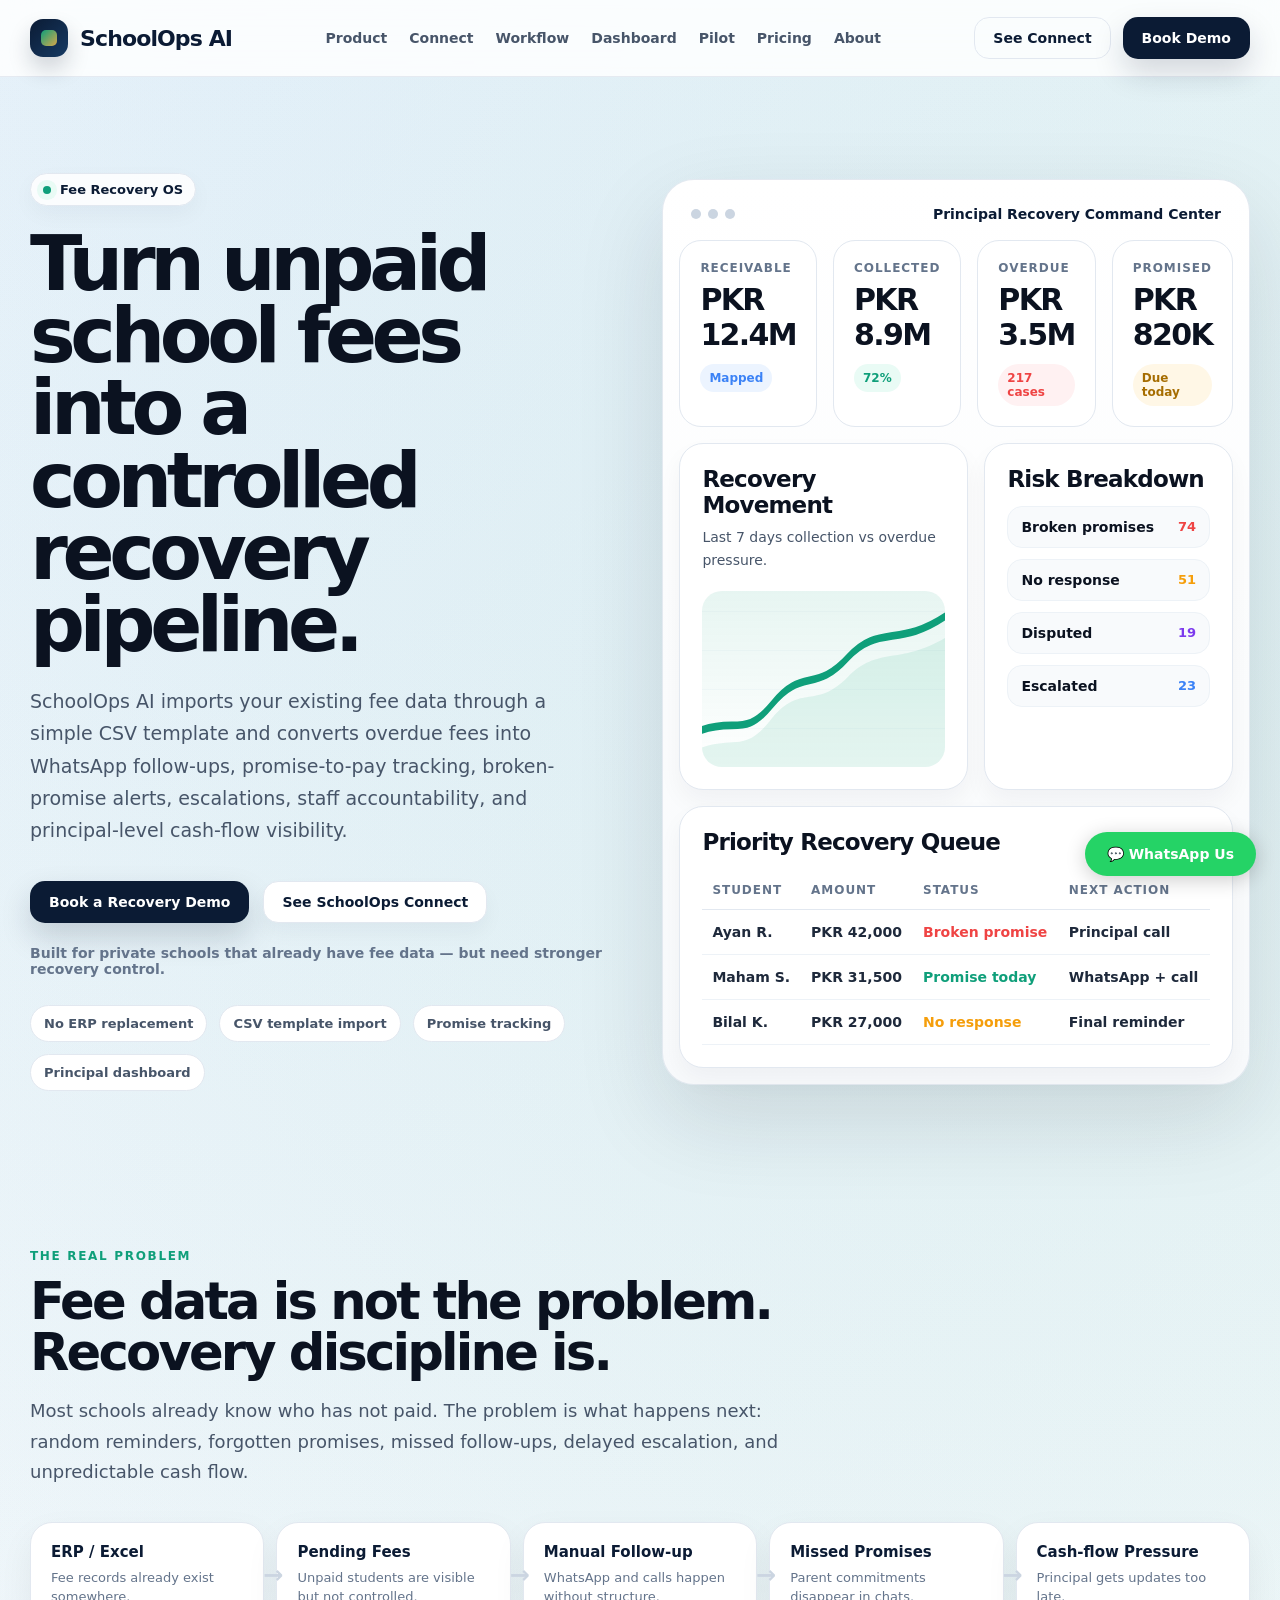
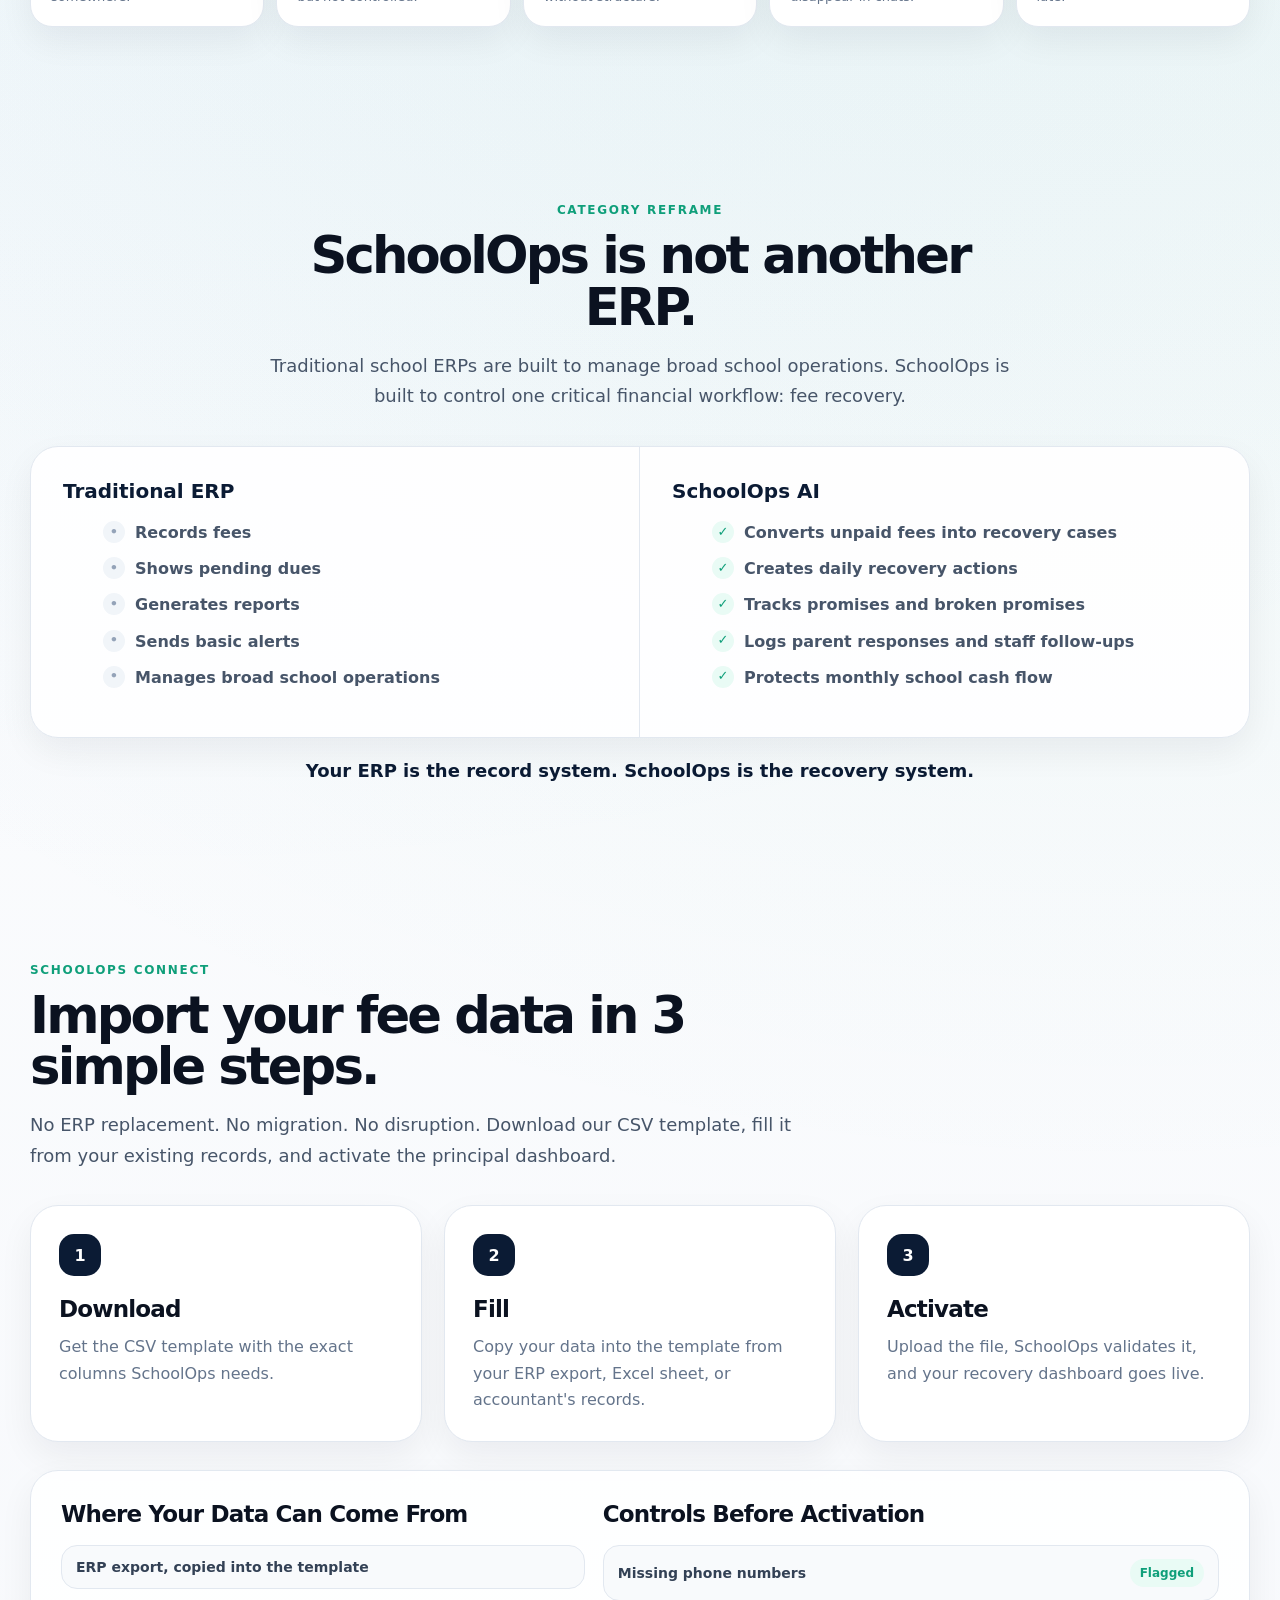
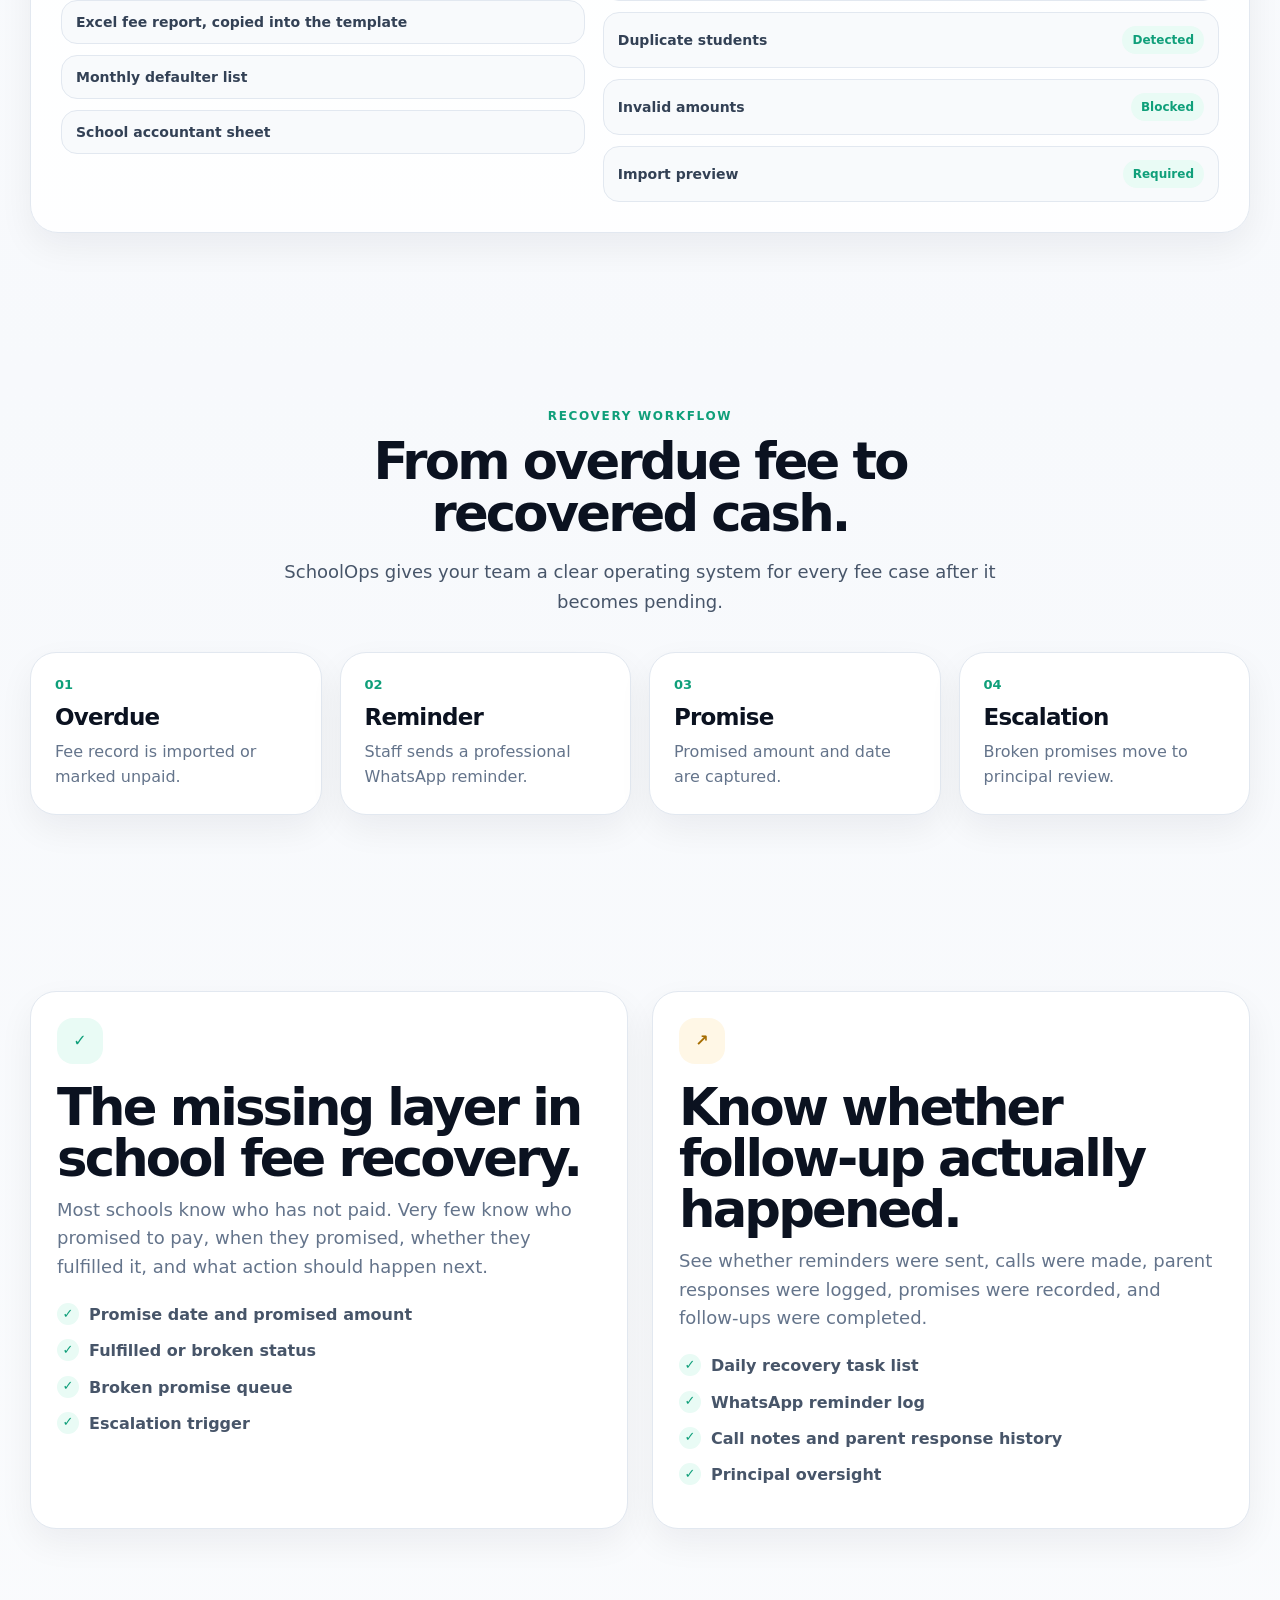
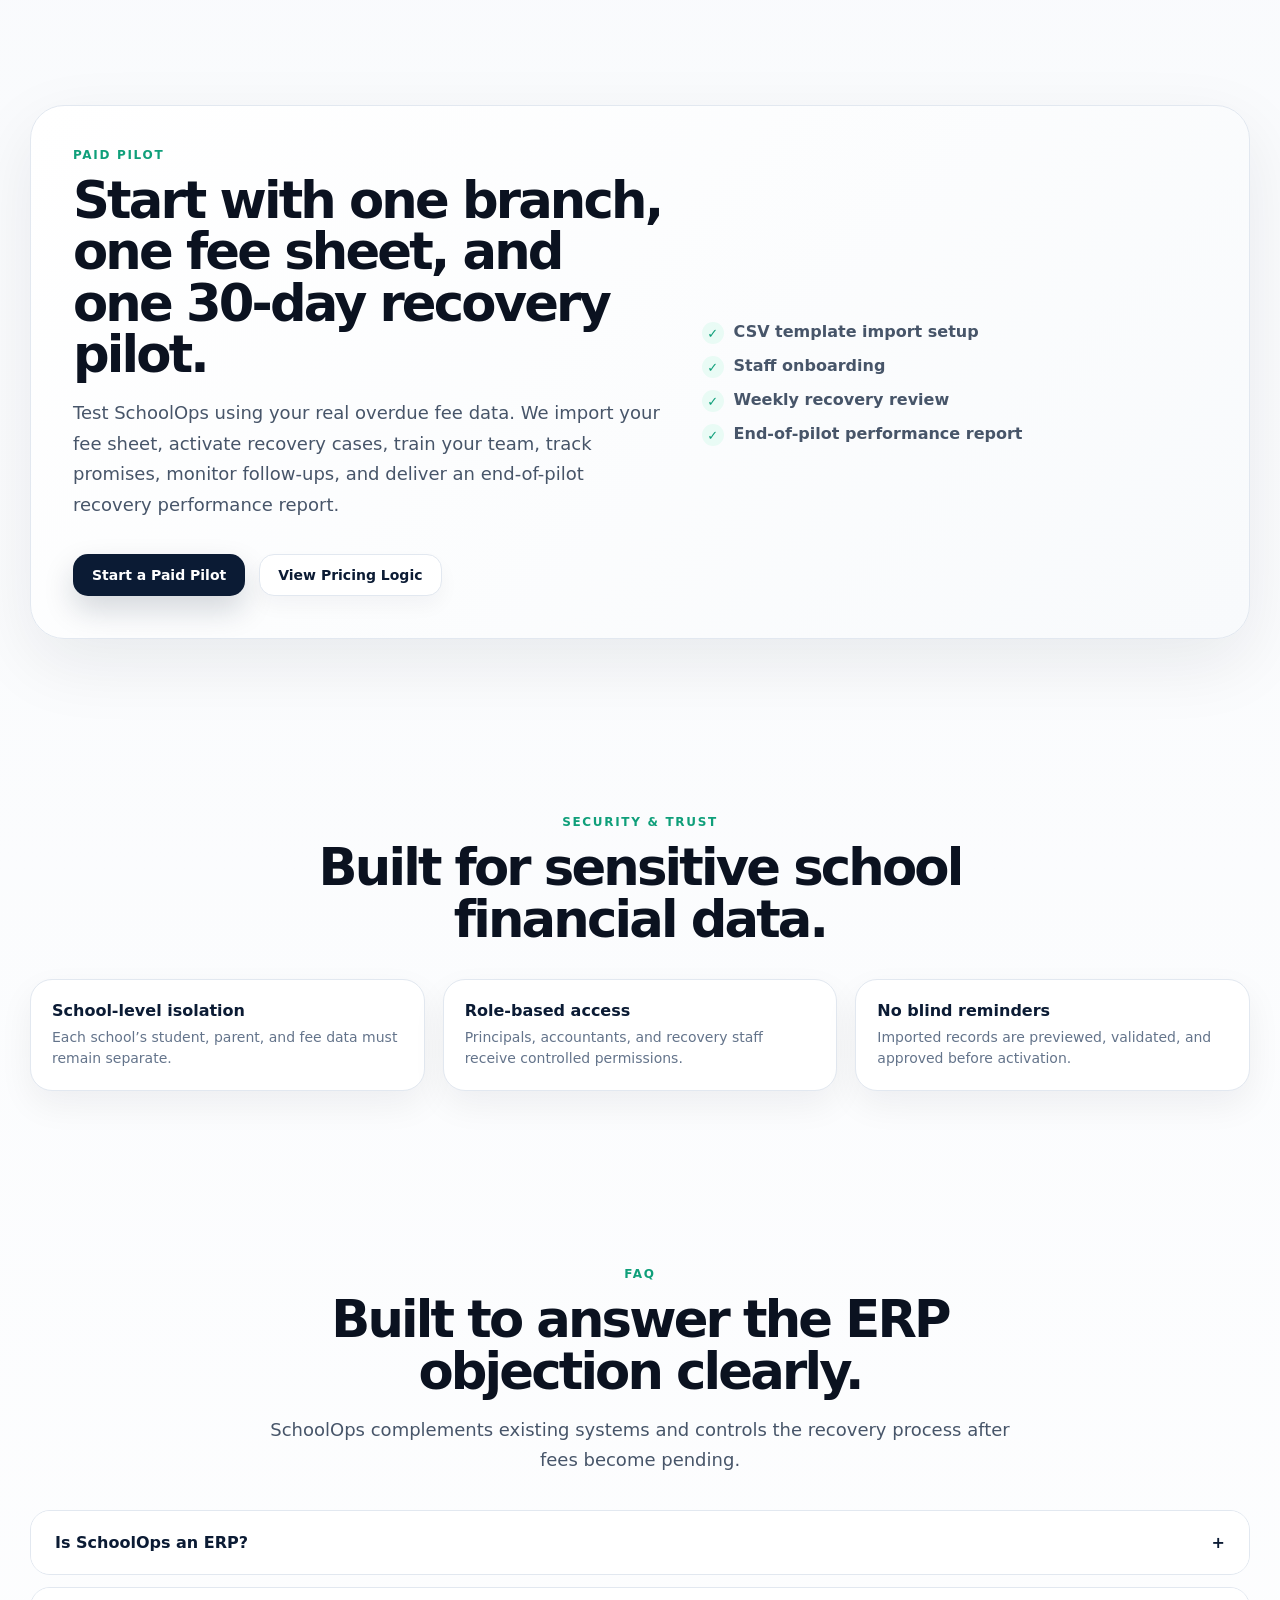
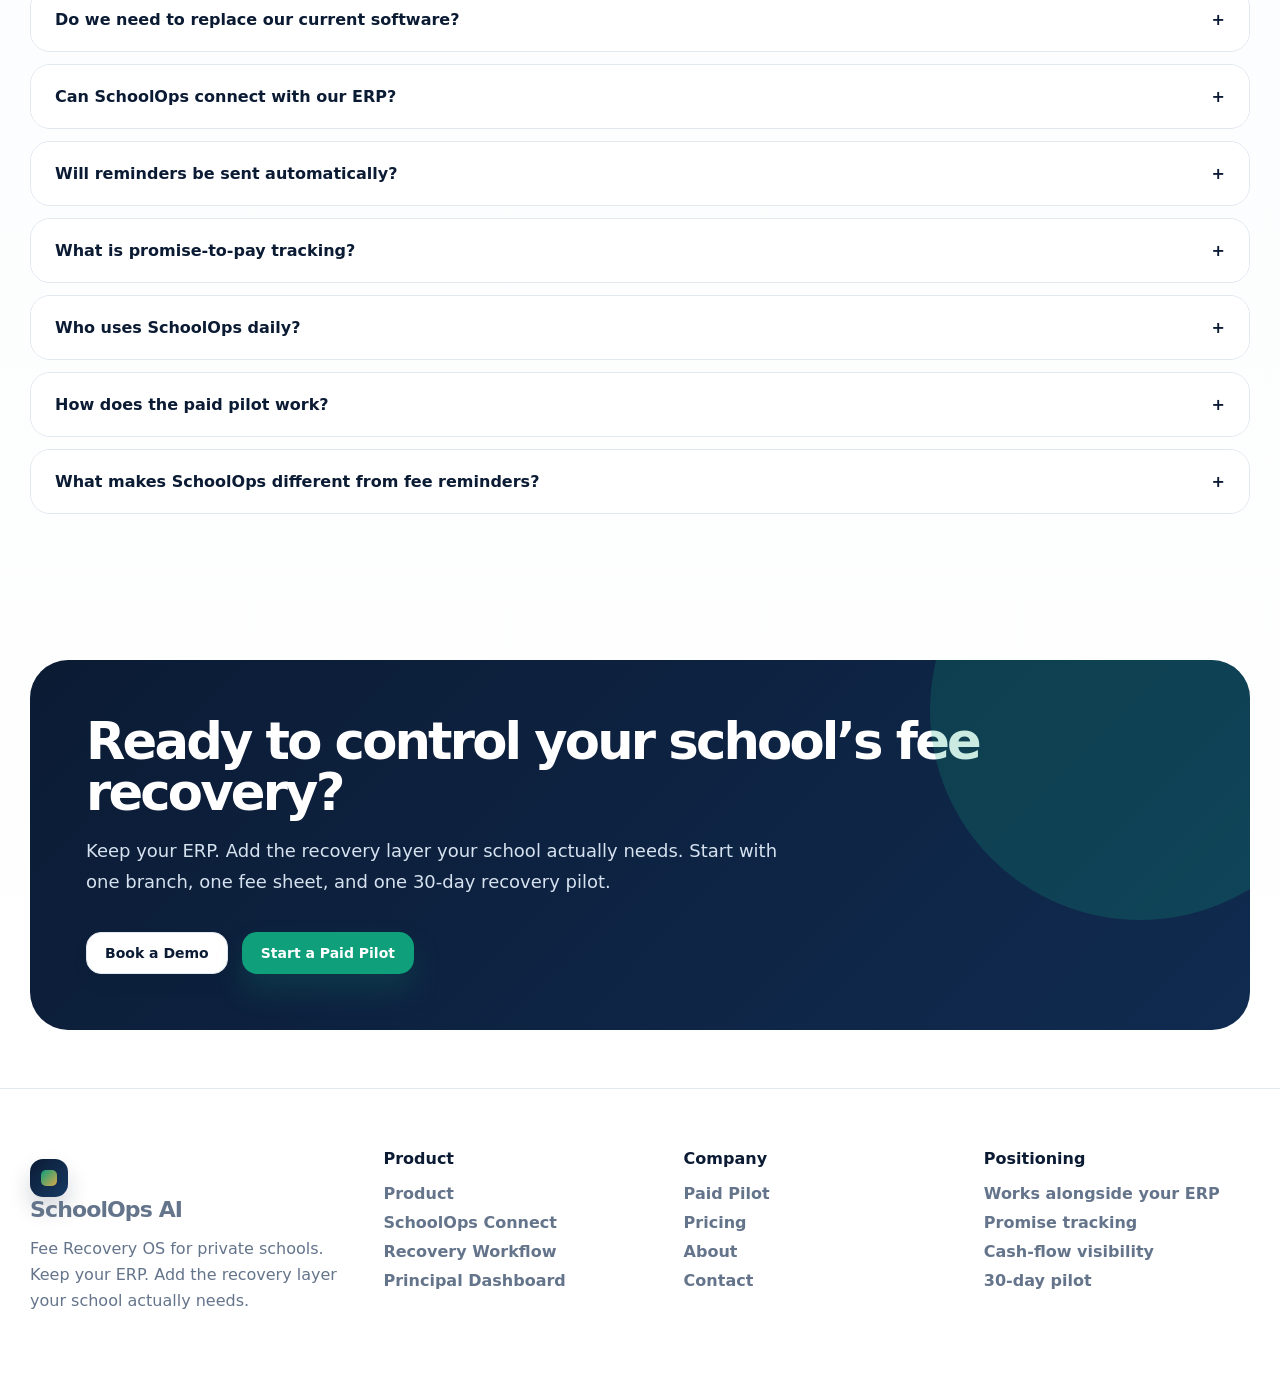
<file: index.html>
<!doctype html>
<html lang="en">
<head>
  <meta charset="utf-8"><meta name="viewport" content="width=device-width, initial-scale=1">
  <title>SchoolOps AI — Fee Recovery OS for Private Schools</title>
  <meta name="description" content="SchoolOps AI is a Fee Recovery OS that turns existing school fee data into recovery action, promise tracking, escalations, and principal cash-flow visibility.">
  <link rel="stylesheet" href="assets/styles.css">
</head>
<body>

<nav class="site-nav">
  <div class="container nav-inner">
    <a class="logo" href="index.html"><span class="logo-mark"><span></span></span>SchoolOps AI</a>
    <button class="mobile-toggle" aria-label="Open navigation"><span></span><span></span><span></span></button>
    <div class="nav-links">
      <a href="product.html">Product</a><a href="connect.html">Connect</a><a href="workflow.html">Workflow</a><a href="dashboard.html">Dashboard</a><a href="pilot.html">Pilot</a><a href="pricing.html">Pricing</a><a href="about.html">About</a>
    </div>
    <div class="nav-actions">
      <a class="btn ghost" href="connect.html">See Connect</a>
      <a class="btn primary" href="contact.html">Book Demo</a>
    </div>
  </div>
</nav>

<main>
  <section class="hero">
    <div class="container hero-grid">
      <div>
        <div class="eyebrow"><span class="eyebrow-dot"></span> Fee Recovery OS</div>
        <h1>Turn unpaid school fees into a controlled recovery pipeline.</h1>
        <p class="lead">SchoolOps AI imports your existing fee data through a simple CSV template and converts overdue fees into WhatsApp follow-ups, promise-to-pay tracking, broken-promise alerts, escalations, staff accountability, and principal-level cash-flow visibility.</p>
        <div class="hero-actions">
          <a class="btn primary" href="contact.html">Book a Recovery Demo</a>
          <a class="btn secondary" href="connect.html">See SchoolOps Connect</a>
        </div>
        <div class="trust-line">Built for private schools that already have fee data — but need stronger recovery control.</div>
        <div class="mini-proof">
          <span class="proof-pill">No ERP replacement</span>
          <span class="proof-pill">CSV template import</span>
          <span class="proof-pill">Promise tracking</span>
          <span class="proof-pill">Principal dashboard</span>
        </div>
      </div>
      
<div class="dashboard-shell">
  <div class="dashboard-top">
    <div class="window-dots"><span></span><span></span><span></span></div>
    <div class="dash-title">Principal Recovery Command Center</div>
  </div>
  <div class="hero-dashboard">
    <div class="metric-grid">
      <div class="metric-card"><div class="metric-label">Receivable</div><div class="metric-value">PKR 12.4M</div><span class="metric-tag tag-blue">Mapped</span></div>
      <div class="metric-card"><div class="metric-label">Collected</div><div class="metric-value">PKR 8.9M</div><span class="metric-tag tag-green">72%</span></div>
      <div class="metric-card"><div class="metric-label">Overdue</div><div class="metric-value">PKR 3.5M</div><span class="metric-tag tag-red">217 cases</span></div>
      <div class="metric-card"><div class="metric-label">Promised</div><div class="metric-value">PKR 820K</div><span class="metric-tag tag-gold">Due today</span></div>
    </div>
    <div class="big-panel">
      <div class="dashboard-card">
        <h3>Recovery Movement</h3>
        <p class="section-copy" style="font-size:14px;margin-top:8px">Last 7 days collection vs overdue pressure.</p>
        <div class="chart-line">
          <svg viewBox="0 0 520 180" preserveAspectRatio="none">
            <path d="M0,142 C72,130 92,150 150,116 C214,78 242,105 312,68 C378,34 420,58 520,26" fill="none" stroke="#0F9F7A" stroke-width="8" stroke-linecap="round"/>
            <path d="M0,160 C72,148 92,166 150,130 C214,94 242,122 312,88 C378,56 420,76 520,48 L520,180 L0,180 Z" fill="rgba(15,159,122,.11)"/>
          </svg>
        </div>
      </div>
      <div class="dashboard-card">
        <h3>Risk Breakdown</h3>
        <div class="risk-list">
          <div class="risk-row"><strong>Broken promises</strong><span style="color:#EF4444">74</span></div>
          <div class="risk-row"><strong>No response</strong><span style="color:#F59E0B">51</span></div>
          <div class="risk-row"><strong>Disputed</strong><span style="color:#7C3AED">19</span></div>
          <div class="risk-row"><strong>Escalated</strong><span style="color:#3B82F6">23</span></div>
        </div>
      </div>
    </div>
    <div class="dashboard-card">
      <h3>Priority Recovery Queue</h3>
      <table class="table">
        <thead><tr><th>Student</th><th>Amount</th><th>Status</th><th>Next Action</th></tr></thead>
        <tbody>
          <tr><td>Ayan R.</td><td>PKR 42,000</td><td style="color:#EF4444">Broken promise</td><td>Principal call</td></tr>
          <tr><td>Maham S.</td><td>PKR 31,500</td><td style="color:#0F9F7A">Promise today</td><td>WhatsApp + call</td></tr>
          <tr><td>Bilal K.</td><td>PKR 27,000</td><td style="color:#F59E0B">No response</td><td>Final reminder</td></tr>
        </tbody>
      </table>
    </div>
  </div>
</div>

    </div>
  </section>

  <section class="section">
    <div class="container">
      <div class="section-head">
        <div class="section-kicker">The real problem</div>
        <h2>Fee data is not the problem. Recovery discipline is.</h2>
        <p class="section-copy">Most schools already know who has not paid. The problem is what happens next: random reminders, forgotten promises, missed follow-ups, delayed escalation, and unpredictable cash flow.</p>
      </div>
      <div class="flow-strip">
        <div class="flow-box"><strong>ERP / Excel</strong><p>Fee records already exist somewhere.</p></div>
        <div class="flow-box"><strong>Pending Fees</strong><p>Unpaid students are visible but not controlled.</p></div>
        <div class="flow-box"><strong>Manual Follow-up</strong><p>WhatsApp and calls happen without structure.</p></div>
        <div class="flow-box"><strong>Missed Promises</strong><p>Parent commitments disappear in chats.</p></div>
        <div class="flow-box"><strong>Cash-flow Pressure</strong><p>Principal gets updates too late.</p></div>
      </div>
    </div>
  </section>

  <section class="section">
    <div class="container">
      <div class="section-head center">
        <div class="section-kicker">Category reframe</div>
        <h2>SchoolOps is not another ERP.</h2>
        <p class="section-copy">Traditional school ERPs are built to manage broad school operations. SchoolOps is built to control one critical financial workflow: fee recovery.</p>
      </div>
      <div class="card compare">
        <div class="compare-grid">
          <div class="compare-col">
            <div class="compare-title">Traditional ERP</div>
            <ul class="check-list">
              <li><span class="check xcheck">•</span>Records fees</li>
              <li><span class="check xcheck">•</span>Shows pending dues</li>
              <li><span class="check xcheck">•</span>Generates reports</li>
              <li><span class="check xcheck">•</span>Sends basic alerts</li>
              <li><span class="check xcheck">•</span>Manages broad school operations</li>
            </ul>
          </div>
          <div class="compare-col">
            <div class="compare-title">SchoolOps AI</div>
            <ul class="check-list">
              <li><span class="check">✓</span>Converts unpaid fees into recovery cases</li>
              <li><span class="check">✓</span>Creates daily recovery actions</li>
              <li><span class="check">✓</span>Tracks promises and broken promises</li>
              <li><span class="check">✓</span>Logs parent responses and staff follow-ups</li>
              <li><span class="check">✓</span>Protects monthly school cash flow</li>
            </ul>
          </div>
        </div>
      </div>
      <p class="section-copy" style="text-align:center;font-weight:900;color:var(--navy)">Your ERP is the record system. SchoolOps is the recovery system.</p>
    </div>
  </section>

  <section class="section" id="connect">
    <div class="container">
      <div class="section-head">
        <div class="section-kicker">SchoolOps Connect</div>
        <h2>Import your fee data in 3 simple steps.</h2>
        <p class="section-copy">No ERP replacement. No migration. No disruption. Download our CSV template, fill it from your existing records, and activate the principal dashboard.</p>
      </div>
      <div class="steps">
        <div class="step-card"><div class="step-num">1</div><h3>Download</h3><p>Get the CSV template with the exact columns SchoolOps needs.</p></div>
        <div class="step-card"><div class="step-num">2</div><h3>Fill</h3><p>Copy your data into the template from your ERP export, Excel sheet, or accountant's records.</p></div>
        <div class="step-card"><div class="step-num">3</div><h3>Activate</h3><p>Upload the file, SchoolOps validates it, and your recovery dashboard goes live.</p></div>
      </div>
      <div class="card pad mock-connect">
        <div class="mapping-ui">
          <div>
            <h3>Where Your Data Can Come From</h3>
            <div class="file-list" style="margin-top:18px">
              <div class="file-item">ERP export, copied into the template</div>
              <div class="file-item">Excel fee report, copied into the template</div>
              <div class="file-item">Monthly defaulter list</div>
              <div class="file-item">School accountant sheet</div>
            </div>
          </div>
          <div>
            <h3>Controls Before Activation</h3>
            <div class="map-list" style="margin-top:18px">
              <div class="map-item"><span>Missing phone numbers</span><span>Flagged</span></div>
              <div class="map-item"><span>Duplicate students</span><span>Detected</span></div>
              <div class="map-item"><span>Invalid amounts</span><span>Blocked</span></div>
              <div class="map-item"><span>Import preview</span><span>Required</span></div>
            </div>
          </div>
        </div>
      </div>
    </div>
  </section>

  <section class="section">
    <div class="container">
      <div class="section-head center">
        <div class="section-kicker">Recovery workflow</div>
        <h2>From overdue fee to recovered cash.</h2>
        <p class="section-copy">SchoolOps gives your team a clear operating system for every fee case after it becomes pending.</p>
      </div>
      <div class="timeline">
        <div class="timeline-card"><div class="mini">01</div><h3>Overdue</h3><p>Fee record is imported or marked unpaid.</p></div>
        <div class="timeline-card"><div class="mini">02</div><h3>Reminder</h3><p>Staff sends a professional WhatsApp reminder.</p></div>
        <div class="timeline-card"><div class="mini">03</div><h3>Promise</h3><p>Promised amount and date are captured.</p></div>
        <div class="timeline-card"><div class="mini">04</div><h3>Escalation</h3><p>Broken promises move to principal review.</p></div>
      </div>
    </div>
  </section>

  <section class="section">
    <div class="container grid-2">
      <div class="feature-card">
        <div class="icon green">✓</div>
        <h2>The missing layer in school fee recovery.</h2>
        <p class="section-copy">Most schools know who has not paid. Very few know who promised to pay, when they promised, whether they fulfilled it, and what action should happen next.</p>
        <ul class="check-list" style="margin-top:22px;padding:0">
          <li><span class="check">✓</span>Promise date and promised amount</li>
          <li><span class="check">✓</span>Fulfilled or broken status</li>
          <li><span class="check">✓</span>Broken promise queue</li>
          <li><span class="check">✓</span>Escalation trigger</li>
        </ul>
      </div>
      <div class="feature-card">
        <div class="icon gold">↗</div>
        <h2>Know whether follow-up actually happened.</h2>
        <p class="section-copy">See whether reminders were sent, calls were made, parent responses were logged, promises were recorded, and follow-ups were completed.</p>
        <ul class="check-list" style="margin-top:22px;padding:0">
          <li><span class="check">✓</span>Daily recovery task list</li>
          <li><span class="check">✓</span>WhatsApp reminder log</li>
          <li><span class="check">✓</span>Call notes and parent response history</li>
          <li><span class="check">✓</span>Principal oversight</li>
        </ul>
      </div>
    </div>
  </section>

  <section class="section">
    <div class="container">
      <div class="pilot-card">
        <div>
          <div class="section-kicker">Paid pilot</div>
          <h2>Start with one branch, one fee sheet, and one 30-day recovery pilot.</h2>
          <p class="section-copy">Test SchoolOps using your real overdue fee data. We import your fee sheet, activate recovery cases, train your team, track promises, monitor follow-ups, and deliver an end-of-pilot recovery performance report.</p>
          <div class="hero-actions"><a class="btn primary" href="pilot.html">Start a Paid Pilot</a><a class="btn secondary" href="pricing.html">View Pricing Logic</a></div>
        </div>
        <div class="pilot-list">
          <div><span class="check">✓</span>CSV template import setup</div>
          <div><span class="check">✓</span>Staff onboarding</div>
          <div><span class="check">✓</span>Weekly recovery review</div>
          <div><span class="check">✓</span>End-of-pilot performance report</div>
        </div>
      </div>
    </div>
  </section>

  <section class="section">
    <div class="container">
      <div class="section-head center">
        <div class="section-kicker">Security & Trust</div>
        <h2>Built for sensitive school financial data.</h2>
      </div>
      <div class="security-grid">
        <div class="security-item"><strong>School-level isolation</strong><p>Each school’s student, parent, and fee data must remain separate.</p></div>
        <div class="security-item"><strong>Role-based access</strong><p>Principals, accountants, and recovery staff receive controlled permissions.</p></div>
        <div class="security-item"><strong>No blind reminders</strong><p>Imported records are previewed, validated, and approved before activation.</p></div>
      </div>
    </div>
  </section>

  
<section class="section">
  <div class="container">
    <div class="section-head center">
      <div class="section-kicker">FAQ</div>
      <h2>Built to answer the ERP objection clearly.</h2>
      <p class="section-copy">SchoolOps complements existing systems and controls the recovery process after fees become pending.</p>
    </div>
    <div class="faq">
      <div class="faq-item"><button class="faq-q">Is SchoolOps an ERP?<span>+</span></button><div class="faq-a">No. SchoolOps is a fee recovery layer that works above your ERP, Excel, CSV, or fee reports.</div></div><div class="faq-item"><button class="faq-q">Do we need to replace our current software?<span>+</span></button><div class="faq-a">No. SchoolOps can import your existing fee data and activate a recovery dashboard.</div></div><div class="faq-item"><button class="faq-q">Can SchoolOps connect with our ERP?<span>+</span></button><div class="faq-a">The first version uses a CSV template — copy your fee data in from your ERP export, Excel sheet, or accountant's records, no integration required. Direct API connectors can be added later where supported.</div></div><div class="faq-item"><button class="faq-q">Will reminders be sent automatically?<span>+</span></button><div class="faq-a">No blind automation. Imported data is validated and approved before recovery actions are activated.</div></div><div class="faq-item"><button class="faq-q">What is promise-to-pay tracking?<span>+</span></button><div class="faq-a">It records when a parent promises to pay, the amount promised, the promised date, and whether the promise was fulfilled or broken.</div></div><div class="faq-item"><button class="faq-q">Who uses SchoolOps daily?<span>+</span></button><div class="faq-a">Accountants, admin officers, recovery staff, principals, and school owners.</div></div><div class="faq-item"><button class="faq-q">How does the paid pilot work?<span>+</span></button><div class="faq-a">One branch or school uploads one fee sheet, activates recovery cases, tracks follow-ups, and receives an end-of-pilot recovery performance report.</div></div><div class="faq-item"><button class="faq-q">What makes SchoolOps different from fee reminders?<span>+</span></button><div class="faq-a">Fee reminders are only one action. SchoolOps manages the full recovery pipeline: reminders, responses, promises, broken promises, follow-ups, escalations, and reporting.</div></div>
    </div>
  </div>
</section>

  
<section class="section tight">
  <div class="container">
    <div class="cta-banner">
      <h2>Ready to control your school’s fee recovery?</h2>
      <p>Keep your ERP. Add the recovery layer your school actually needs. Start with one branch, one fee sheet, and one 30-day recovery pilot.</p>
      <div class="hero-actions">
        <a class="btn secondary" href="contact.html">Book a Demo</a>
        <a class="btn emerald" href="pilot.html">Start a Paid Pilot</a>
      </div>
    </div>
  </div>
</section>

</main>

<footer class="footer">
  <div class="container footer-grid">
    <div>
      <a class="logo" href="index.html"><span class="logo-mark"><span></span></span>SchoolOps AI</a>
      <p>Fee Recovery OS for private schools. Keep your ERP. Add the recovery layer your school actually needs.</p>
    </div>
    <div>
      <h4>Product</h4>
      <a href="product.html">Product</a>
      <a href="connect.html">SchoolOps Connect</a>
      <a href="workflow.html">Recovery Workflow</a>
      <a href="dashboard.html">Principal Dashboard</a>
    </div>
    <div>
      <h4>Company</h4>
      <a href="pilot.html">Paid Pilot</a>
      <a href="pricing.html">Pricing</a>
      <a href="about.html">About</a>
      <a href="contact.html">Contact</a>
    </div>
    <div>
      <h4>Positioning</h4>
      <a href="connect.html">Works alongside your ERP</a>
      <a href="workflow.html">Promise tracking</a>
      <a href="dashboard.html">Cash-flow visibility</a>
      <a href="pilot.html">30-day pilot</a>
    </div>
  </div>
</footer>

<script src="assets/script.js"></script>
<a href="https://wa.me/923286222268?text=Assalam%20o%20Alaikum%2C%20I%20want%20to%20book%20a%20SchoolOps%20demo" target="_blank" style="position:fixed;bottom:24px;right:24px;background:#25D366;color:#fff;padding:14px 22px;border-radius:50px;font-weight:700;font-size:14px;text-decoration:none;box-shadow:0 4px 20px rgba(0,0,0,0.2);z-index:9999;">💬 WhatsApp Us</a>
</body>
</html>
</file>
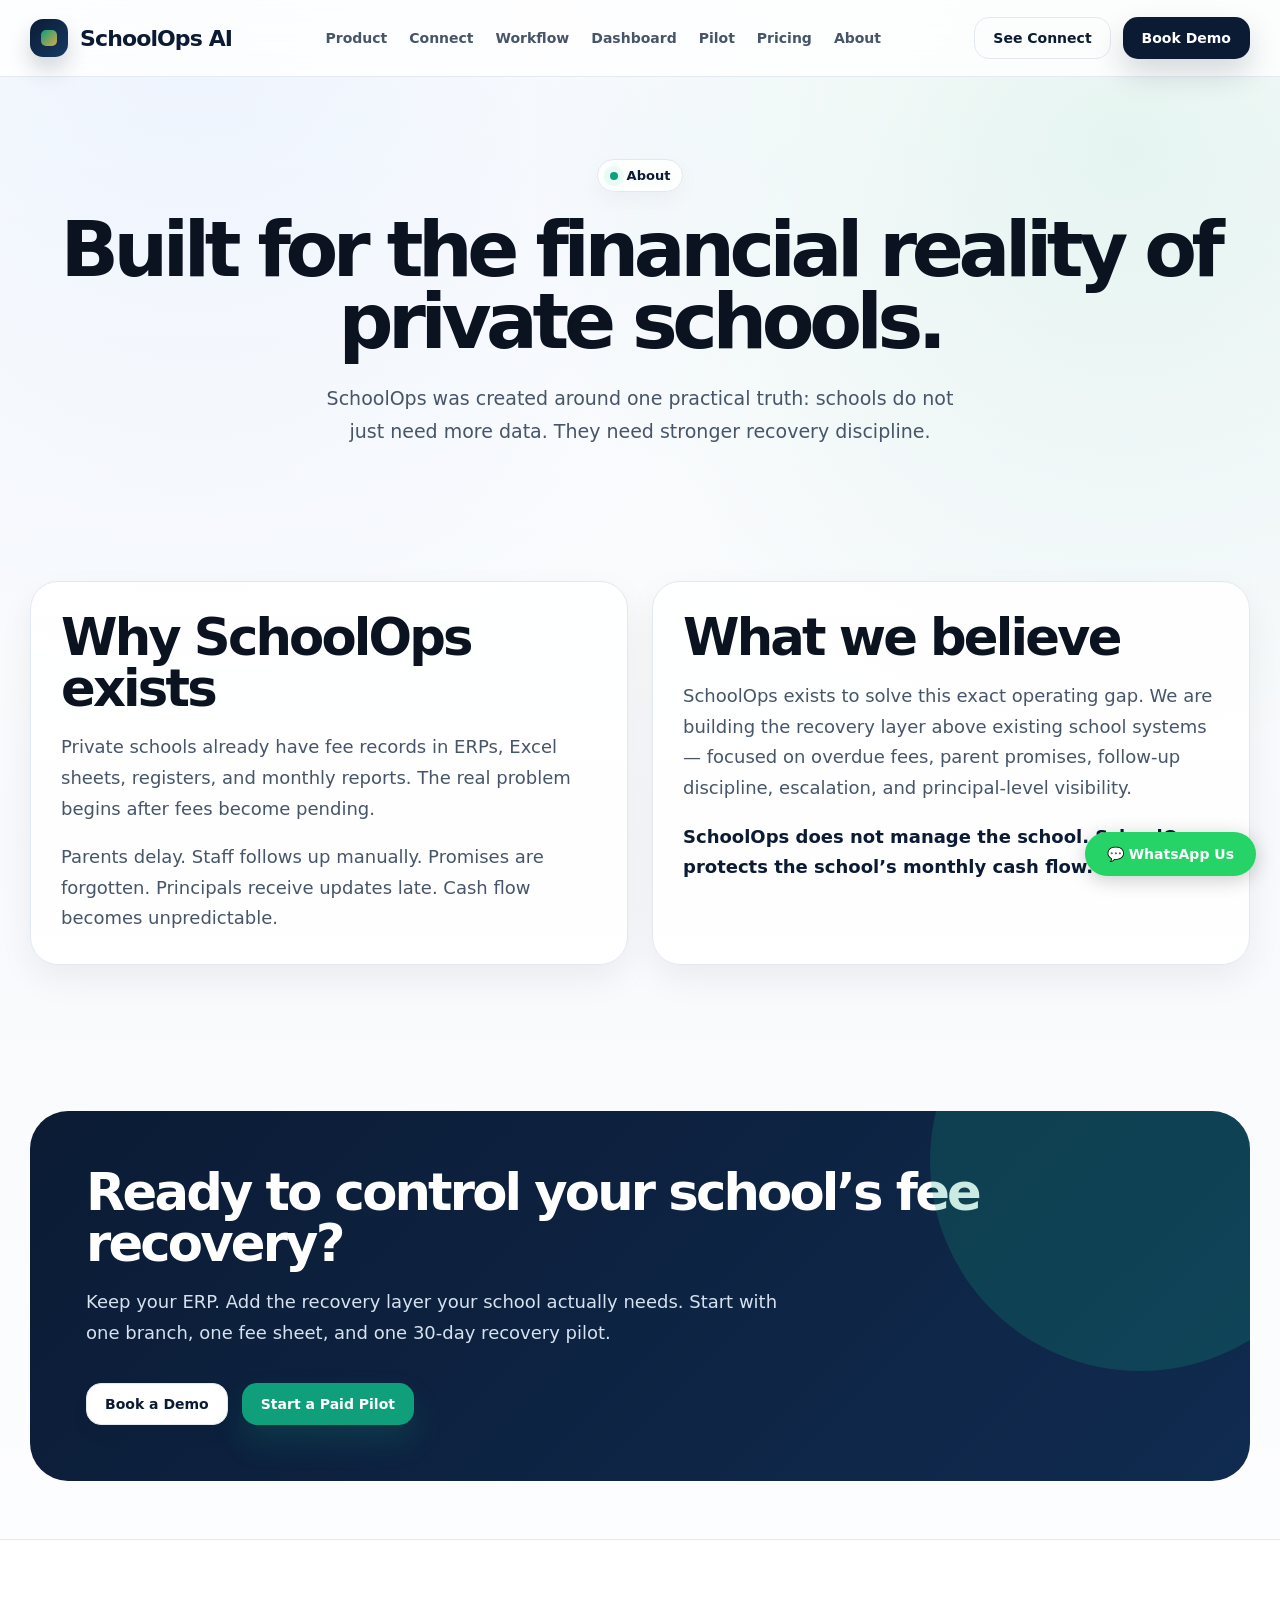
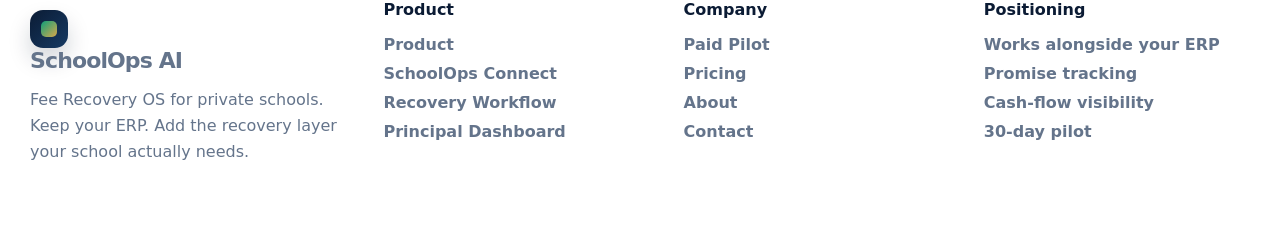
<file: about.html>
<!doctype html>
<html lang="en">
<head>
  <meta charset="utf-8"><meta name="viewport" content="width=device-width, initial-scale=1">
  <title>About SchoolOps AI | SchoolOps AI</title>
  <meta name="description" content="Built for the financial reality of private schools.">
  <link rel="stylesheet" href="assets/styles.css">
</head>
<body>

<nav class="site-nav">
  <div class="container nav-inner">
    <a class="logo" href="index.html"><span class="logo-mark"><span></span></span>SchoolOps AI</a>
    <button class="mobile-toggle" aria-label="Open navigation"><span></span><span></span><span></span></button>
    <div class="nav-links">
      <a href="product.html">Product</a><a href="connect.html">Connect</a><a href="workflow.html">Workflow</a><a href="dashboard.html">Dashboard</a><a href="pilot.html">Pilot</a><a href="pricing.html">Pricing</a><a href="about.html">About</a>
    </div>
    <div class="nav-actions">
      <a class="btn ghost" href="connect.html">See Connect</a>
      <a class="btn primary" href="contact.html">Book Demo</a>
    </div>
  </div>
</nav>

<main>

<section class="page-hero">
  <div class="container">
    <div class="eyebrow"><span class="eyebrow-dot"></span> About</div>
    <h1>Built for the financial reality of private schools.</h1>
    <p class="lead">SchoolOps was created around one practical truth: schools do not just need more data. They need stronger recovery discipline.</p>
  </div>
</section>
<section class="section">
  <div class="container grid-2">
    <div class="card pad">
      <h2>Why SchoolOps exists</h2>
      <p class="section-copy">Private schools already have fee records in ERPs, Excel sheets, registers, and monthly reports. The real problem begins after fees become pending.</p>
      <p class="section-copy">Parents delay. Staff follows up manually. Promises are forgotten. Principals receive updates late. Cash flow becomes unpredictable.</p>
    </div>
    <div class="card pad">
      <h2>What we believe</h2>
      <p class="section-copy">SchoolOps exists to solve this exact operating gap. We are building the recovery layer above existing school systems — focused on overdue fees, parent promises, follow-up discipline, escalation, and principal-level visibility.</p>
      <p class="section-copy" style="font-weight:900;color:var(--navy)">SchoolOps does not manage the school. SchoolOps protects the school’s monthly cash flow.</p>
    </div>
  </div>
</section>


<section class="section tight">
  <div class="container">
    <div class="cta-banner">
      <h2>Ready to control your school’s fee recovery?</h2>
      <p>Keep your ERP. Add the recovery layer your school actually needs. Start with one branch, one fee sheet, and one 30-day recovery pilot.</p>
      <div class="hero-actions">
        <a class="btn secondary" href="contact.html">Book a Demo</a>
        <a class="btn emerald" href="pilot.html">Start a Paid Pilot</a>
      </div>
    </div>
  </div>
</section>

</main>

<footer class="footer">
  <div class="container footer-grid">
    <div>
      <a class="logo" href="index.html"><span class="logo-mark"><span></span></span>SchoolOps AI</a>
      <p>Fee Recovery OS for private schools. Keep your ERP. Add the recovery layer your school actually needs.</p>
    </div>
    <div>
      <h4>Product</h4>
      <a href="product.html">Product</a>
      <a href="connect.html">SchoolOps Connect</a>
      <a href="workflow.html">Recovery Workflow</a>
      <a href="dashboard.html">Principal Dashboard</a>
    </div>
    <div>
      <h4>Company</h4>
      <a href="pilot.html">Paid Pilot</a>
      <a href="pricing.html">Pricing</a>
      <a href="about.html">About</a>
      <a href="contact.html">Contact</a>
    </div>
    <div>
      <h4>Positioning</h4>
      <a href="connect.html">Works alongside your ERP</a>
      <a href="workflow.html">Promise tracking</a>
      <a href="dashboard.html">Cash-flow visibility</a>
      <a href="pilot.html">30-day pilot</a>
    </div>
  </div>
</footer>

<script src="assets/script.js"></script>
<a href="https://wa.me/923286222268?text=Assalam%20o%20Alaikum%2C%20I%20want%20to%20book%20a%20SchoolOps%20demo" target="_blank" style="position:fixed;bottom:24px;right:24px;background:#25D366;color:#fff;padding:14px 22px;border-radius:50px;font-weight:700;font-size:14px;text-decoration:none;box-shadow:0 4px 20px rgba(0,0,0,0.2);z-index:9999;">💬 WhatsApp Us</a>
</body>
</html>
</file>
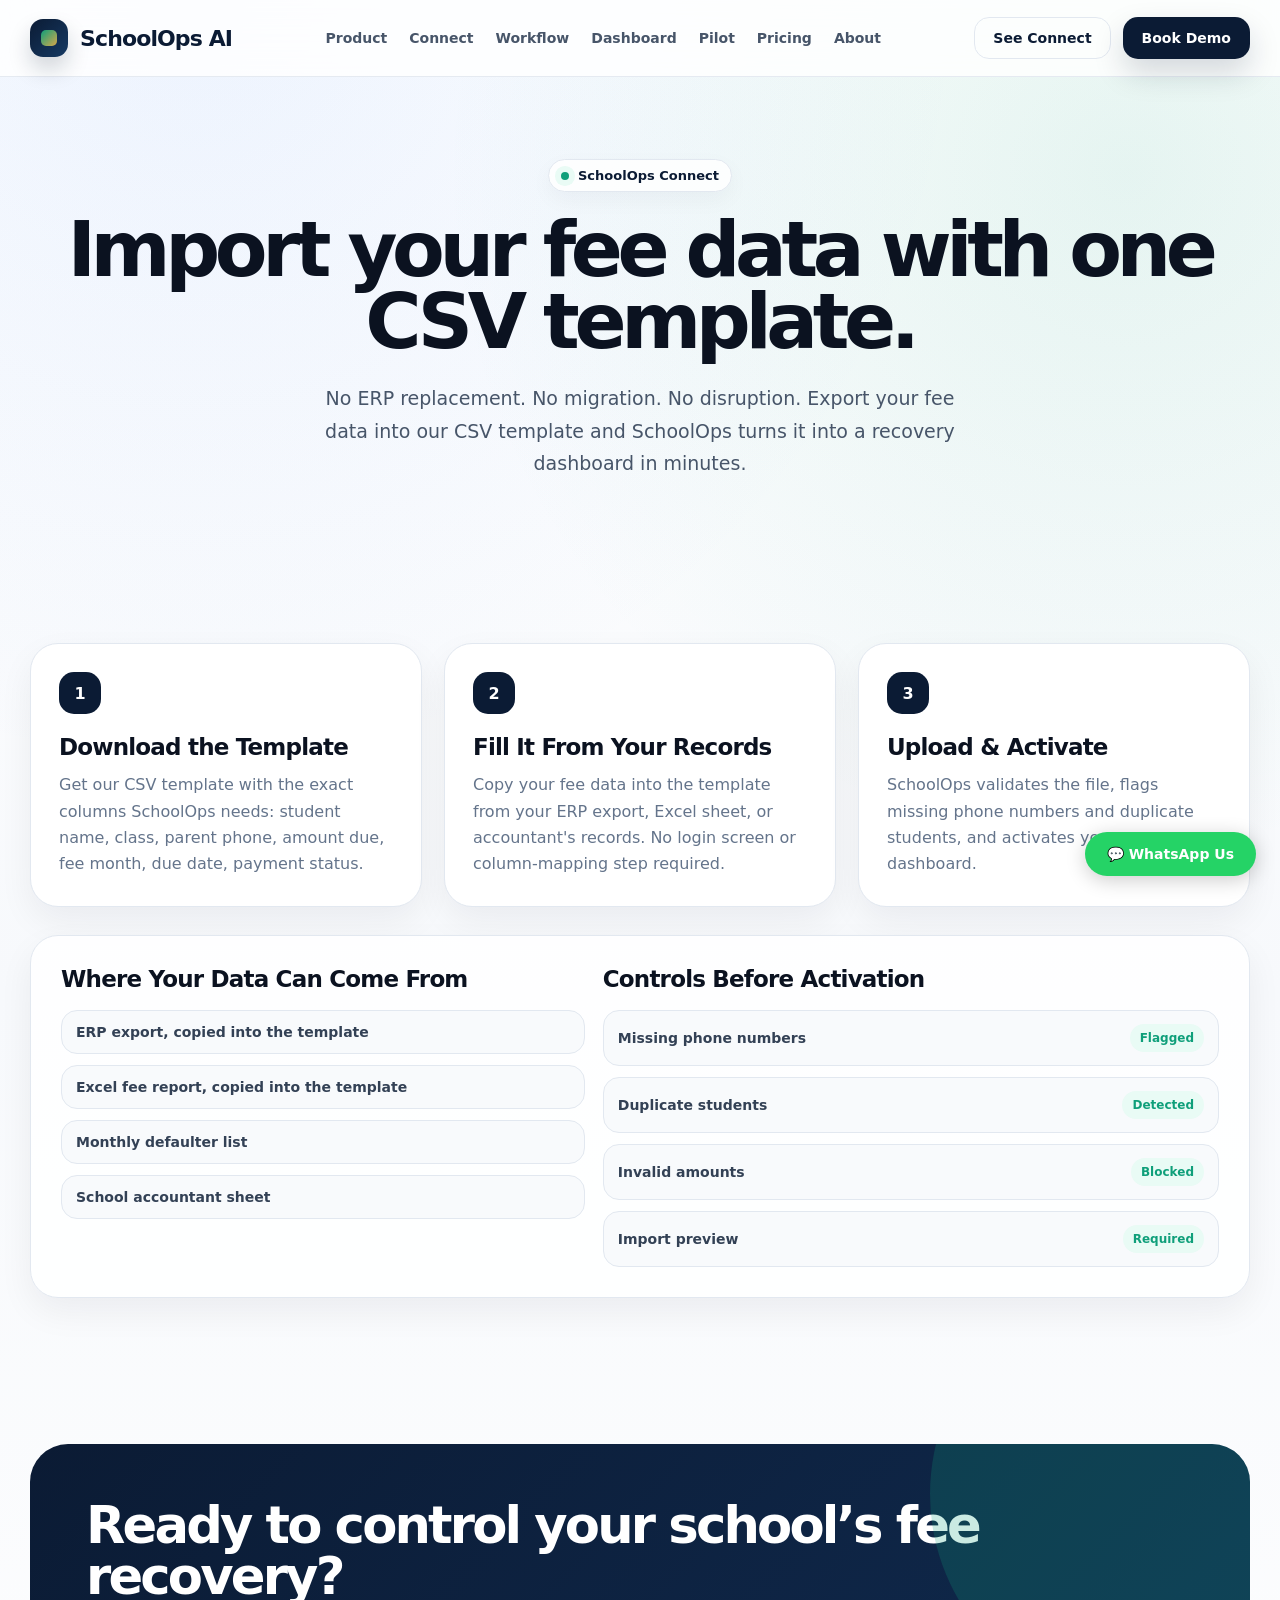
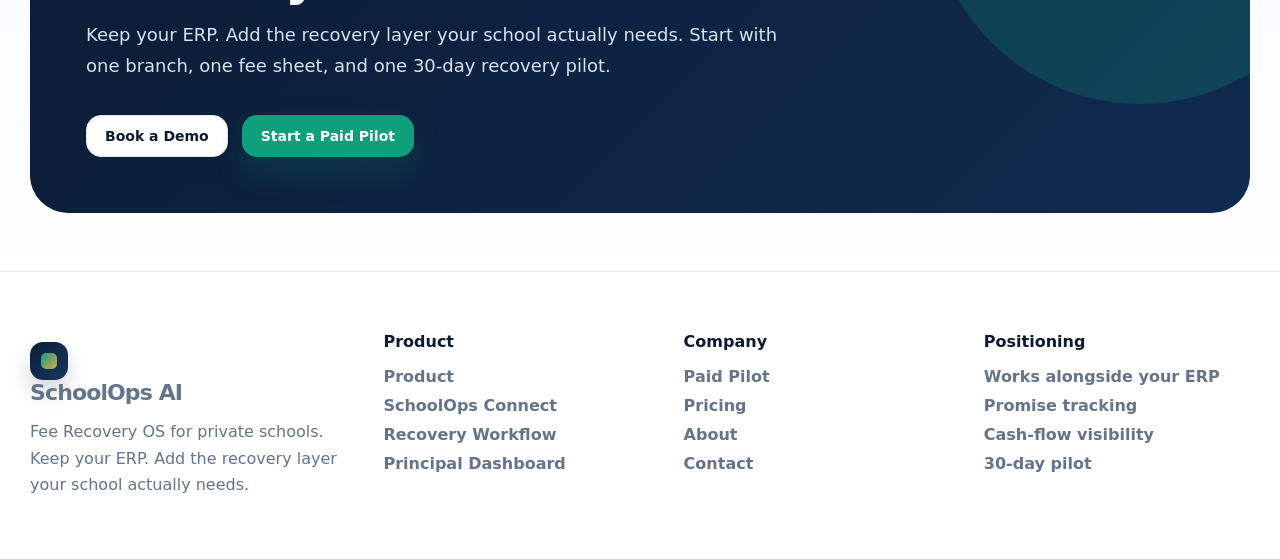
<file: connect.html>
<!doctype html>
<html lang="en">
<head>
  <meta charset="utf-8"><meta name="viewport" content="width=device-width, initial-scale=1">
  <title>Import Your Fee Data | SchoolOps AI</title>
  <meta name="description" content="SchoolOps imports your school's fee data through a simple CSV template — no ERP replacement, no migration, no disruption.">
  <link rel="stylesheet" href="assets/styles.css">
</head>
<body>

<nav class="site-nav">
  <div class="container nav-inner">
    <a class="logo" href="index.html"><span class="logo-mark"><span></span></span>SchoolOps AI</a>
    <button class="mobile-toggle" aria-label="Open navigation"><span></span><span></span><span></span></button>
    <div class="nav-links">
      <a href="product.html">Product</a><a href="connect.html">Connect</a><a href="workflow.html">Workflow</a><a href="dashboard.html">Dashboard</a><a href="pilot.html">Pilot</a><a href="pricing.html">Pricing</a><a href="about.html">About</a>
    </div>
    <div class="nav-actions">
      <a class="btn ghost" href="connect.html">See Connect</a>
      <a class="btn primary" href="contact.html">Book Demo</a>
    </div>
  </div>
</nav>

<main>

<section class="page-hero">
  <div class="container">
    <div class="eyebrow"><span class="eyebrow-dot"></span> SchoolOps Connect</div>
    <h1>Import your fee data with one CSV template.</h1>
    <p class="lead">No ERP replacement. No migration. No disruption. Export your fee data into our CSV template and SchoolOps turns it into a recovery dashboard in minutes.</p>
  </div>
</section>
<section class="section">
  <div class="container">
    <div class="steps">
      <div class="step-card"><div class="step-num">1</div><h3>Download the Template</h3><p>Get our CSV template with the exact columns SchoolOps needs: student name, class, parent phone, amount due, fee month, due date, payment status.</p></div>
      <div class="step-card"><div class="step-num">2</div><h3>Fill It From Your Records</h3><p>Copy your fee data into the template from your ERP export, Excel sheet, or accountant's records. No login screen or column-mapping step required.</p></div>
      <div class="step-card"><div class="step-num">3</div><h3>Upload &amp; Activate</h3><p>SchoolOps validates the file, flags missing phone numbers and duplicate students, and activates your recovery dashboard.</p></div>
    </div>
    <div class="card pad mock-connect">
      <div class="mapping-ui">
        <div>
          <h3>Where Your Data Can Come From</h3>
          <div class="file-list" style="margin-top:18px">
            <div class="file-item">ERP export, copied into the template</div>
            <div class="file-item">Excel fee report, copied into the template</div>
            <div class="file-item">Monthly defaulter list</div>
            <div class="file-item">School accountant sheet</div>
          </div>
        </div>
        <div>
          <h3>Controls Before Activation</h3>
          <div class="map-list" style="margin-top:18px">
            <div class="map-item"><span>Missing phone numbers</span><span>Flagged</span></div>
            <div class="map-item"><span>Duplicate students</span><span>Detected</span></div>
            <div class="map-item"><span>Invalid amounts</span><span>Blocked</span></div>
            <div class="map-item"><span>Import preview</span><span>Required</span></div>
          </div>
        </div>
      </div>
    </div>
  </div>
</section>


<section class="section tight">
  <div class="container">
    <div class="cta-banner">
      <h2>Ready to control your school’s fee recovery?</h2>
      <p>Keep your ERP. Add the recovery layer your school actually needs. Start with one branch, one fee sheet, and one 30-day recovery pilot.</p>
      <div class="hero-actions">
        <a class="btn secondary" href="contact.html">Book a Demo</a>
        <a class="btn emerald" href="pilot.html">Start a Paid Pilot</a>
      </div>
    </div>
  </div>
</section>

</main>

<footer class="footer">
  <div class="container footer-grid">
    <div>
      <a class="logo" href="index.html"><span class="logo-mark"><span></span></span>SchoolOps AI</a>
      <p>Fee Recovery OS for private schools. Keep your ERP. Add the recovery layer your school actually needs.</p>
    </div>
    <div>
      <h4>Product</h4>
      <a href="product.html">Product</a>
      <a href="connect.html">SchoolOps Connect</a>
      <a href="workflow.html">Recovery Workflow</a>
      <a href="dashboard.html">Principal Dashboard</a>
    </div>
    <div>
      <h4>Company</h4>
      <a href="pilot.html">Paid Pilot</a>
      <a href="pricing.html">Pricing</a>
      <a href="about.html">About</a>
      <a href="contact.html">Contact</a>
    </div>
    <div>
      <h4>Positioning</h4>
      <a href="connect.html">Works alongside your ERP</a>
      <a href="workflow.html">Promise tracking</a>
      <a href="dashboard.html">Cash-flow visibility</a>
      <a href="pilot.html">30-day pilot</a>
    </div>
  </div>
</footer>

<script src="assets/script.js"></script>
<a href="https://wa.me/923286222268?text=Assalam%20o%20Alaikum%2C%20I%20want%20to%20book%20a%20SchoolOps%20demo" target="_blank" style="position:fixed;bottom:24px;right:24px;background:#25D366;color:#fff;padding:14px 22px;border-radius:50px;font-weight:700;font-size:14px;text-decoration:none;box-shadow:0 4px 20px rgba(0,0,0,0.2);z-index:9999;">💬 WhatsApp Us</a>
</body>
</html>
</file>
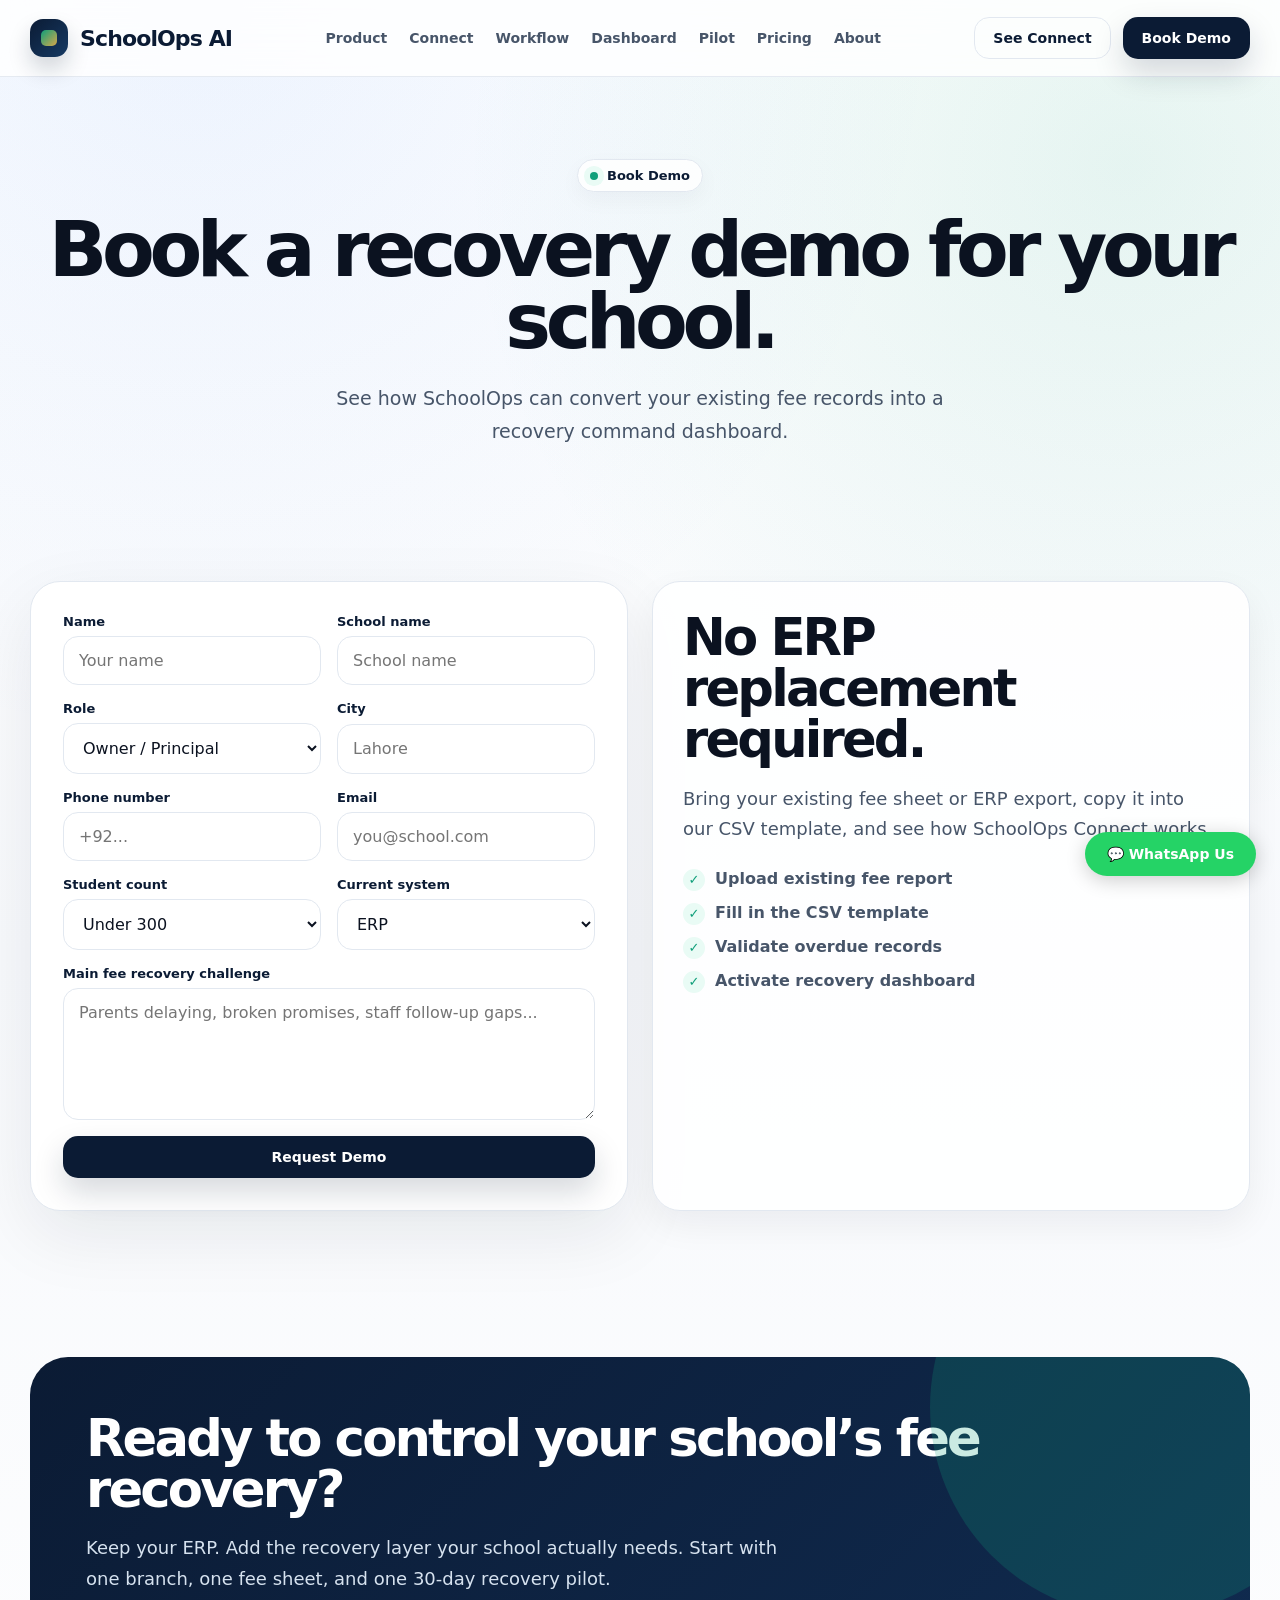
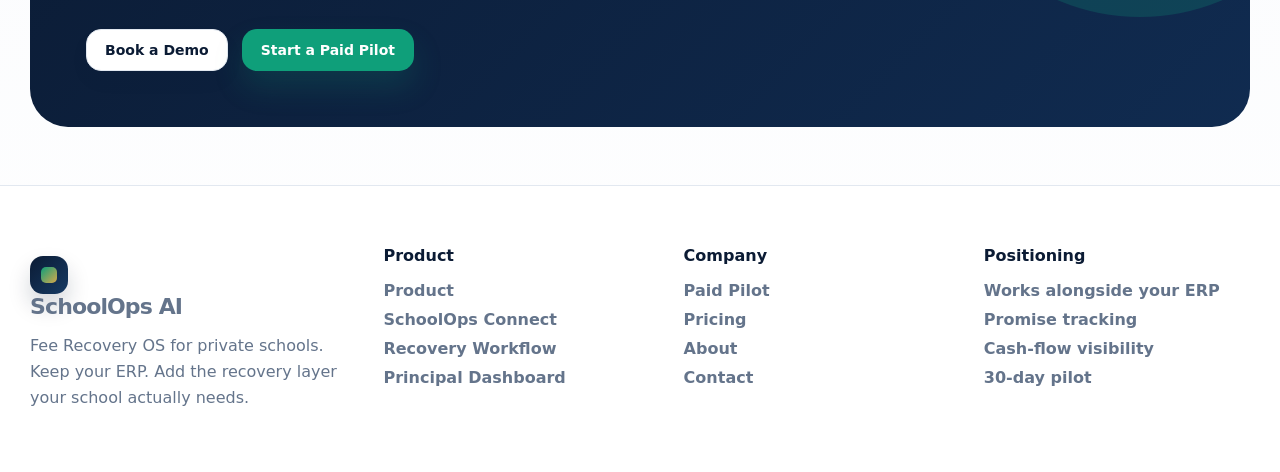
<file: contact.html>
<!doctype html>
<html lang="en">
<head>
  <meta charset="utf-8"><meta name="viewport" content="width=device-width, initial-scale=1">
  <title>Book a Recovery Demo | SchoolOps AI</title>
  <meta name="description" content="Contact SchoolOps AI for a fee recovery demo.">
  <link rel="stylesheet" href="assets/styles.css">
</head>
<body>

<nav class="site-nav">
  <div class="container nav-inner">
    <a class="logo" href="index.html"><span class="logo-mark"><span></span></span>SchoolOps AI</a>
    <button class="mobile-toggle" aria-label="Open navigation"><span></span><span></span><span></span></button>
    <div class="nav-links">
      <a href="product.html">Product</a><a href="connect.html">Connect</a><a href="workflow.html">Workflow</a><a href="dashboard.html">Dashboard</a><a href="pilot.html">Pilot</a><a href="pricing.html">Pricing</a><a href="about.html">About</a>
    </div>
    <div class="nav-actions">
      <a class="btn ghost" href="connect.html">See Connect</a>
      <a class="btn primary" href="contact.html">Book Demo</a>
    </div>
  </div>
</nav>

<main>

<section class="page-hero">
  <div class="container">
    <div class="eyebrow"><span class="eyebrow-dot"></span> Book Demo</div>
    <h1>Book a recovery demo for your school.</h1>
    <p class="lead">See how SchoolOps can convert your existing fee records into a recovery command dashboard.</p>
  </div>
</section>
<section class="section">
  <div class="container grid-2">
    <div class="form-card">
      <form action="https://formspree.io/f/mrevvgdd" method="POST">
        <div class="form-grid">
          <div class="field"><label>Name</label><input required placeholder="Your name" name="name"></div>
          <div class="field"><label>School name</label><input required placeholder="School name" name="school_name"></div>
          <div class="field"><label>Role</label><select name="role"><option>Owner / Principal</option><option>Accountant</option><option>Admin Officer</option><option>School Chain Operator</option></select></div>
          <div class="field"><label>City</label><input placeholder="Lahore" name="city"></div>
          <div class="field"><label>Phone number</label><input required placeholder="+92..." name="phone"></div>
          <div class="field"><label>Email</label><input type="email" placeholder="you@school.com" name="email"></div>
          <div class="field"><label>Student count</label><select name="student_count"><option>Under 300</option><option>300 - 700</option><option>700 - 1500</option><option>1500+</option></select></div>
          <div class="field"><label>Current system</label><select name="current_system"><option>ERP</option><option>Excel / CSV</option><option>Manual</option><option>Other</option></select></div>
          <div class="field full"><label>Main fee recovery challenge</label><textarea placeholder="Parents delaying, broken promises, staff follow-up gaps..." name="challenge"></textarea></div>
          <div class="field full"><button class="btn primary" type="submit">Request Demo</button></div>
        </div>
      </form>
    </div>
    <div class="card pad">
      <h2>No ERP replacement required.</h2>
      <p class="section-copy">Bring your existing fee sheet or ERP export, copy it into our CSV template, and see how SchoolOps Connect works.</p>
      <div class="pilot-list">
        <div><span class="check">✓</span>Upload existing fee report</div>
        <div><span class="check">✓</span>Fill in the CSV template</div>
        <div><span class="check">✓</span>Validate overdue records</div>
        <div><span class="check">✓</span>Activate recovery dashboard</div>
      </div>
    </div>
  </div>
</section>


<section class="section tight">
  <div class="container">
    <div class="cta-banner">
      <h2>Ready to control your school’s fee recovery?</h2>
      <p>Keep your ERP. Add the recovery layer your school actually needs. Start with one branch, one fee sheet, and one 30-day recovery pilot.</p>
      <div class="hero-actions">
        <a class="btn secondary" href="contact.html">Book a Demo</a>
        <a class="btn emerald" href="pilot.html">Start a Paid Pilot</a>
      </div>
    </div>
  </div>
</section>

</main>

<footer class="footer">
  <div class="container footer-grid">
    <div>
      <a class="logo" href="index.html"><span class="logo-mark"><span></span></span>SchoolOps AI</a>
      <p>Fee Recovery OS for private schools. Keep your ERP. Add the recovery layer your school actually needs.</p>
    </div>
    <div>
      <h4>Product</h4>
      <a href="product.html">Product</a>
      <a href="connect.html">SchoolOps Connect</a>
      <a href="workflow.html">Recovery Workflow</a>
      <a href="dashboard.html">Principal Dashboard</a>
    </div>
    <div>
      <h4>Company</h4>
      <a href="pilot.html">Paid Pilot</a>
      <a href="pricing.html">Pricing</a>
      <a href="about.html">About</a>
      <a href="contact.html">Contact</a>
    </div>
    <div>
      <h4>Positioning</h4>
      <a href="connect.html">Works alongside your ERP</a>
      <a href="workflow.html">Promise tracking</a>
      <a href="dashboard.html">Cash-flow visibility</a>
      <a href="pilot.html">30-day pilot</a>
    </div>
  </div>
</footer>

<script src="assets/script.js"></script>
<a href="https://wa.me/923286222268?text=Assalam%20o%20Alaikum%2C%20I%20want%20to%20book%20a%20SchoolOps%20demo" target="_blank" style="position:fixed;bottom:24px;right:24px;background:#25D366;color:#fff;padding:14px 22px;border-radius:50px;font-weight:700;font-size:14px;text-decoration:none;box-shadow:0 4px 20px rgba(0,0,0,0.2);z-index:9999;">💬 WhatsApp Us</a>
</body>
</html>
</file>
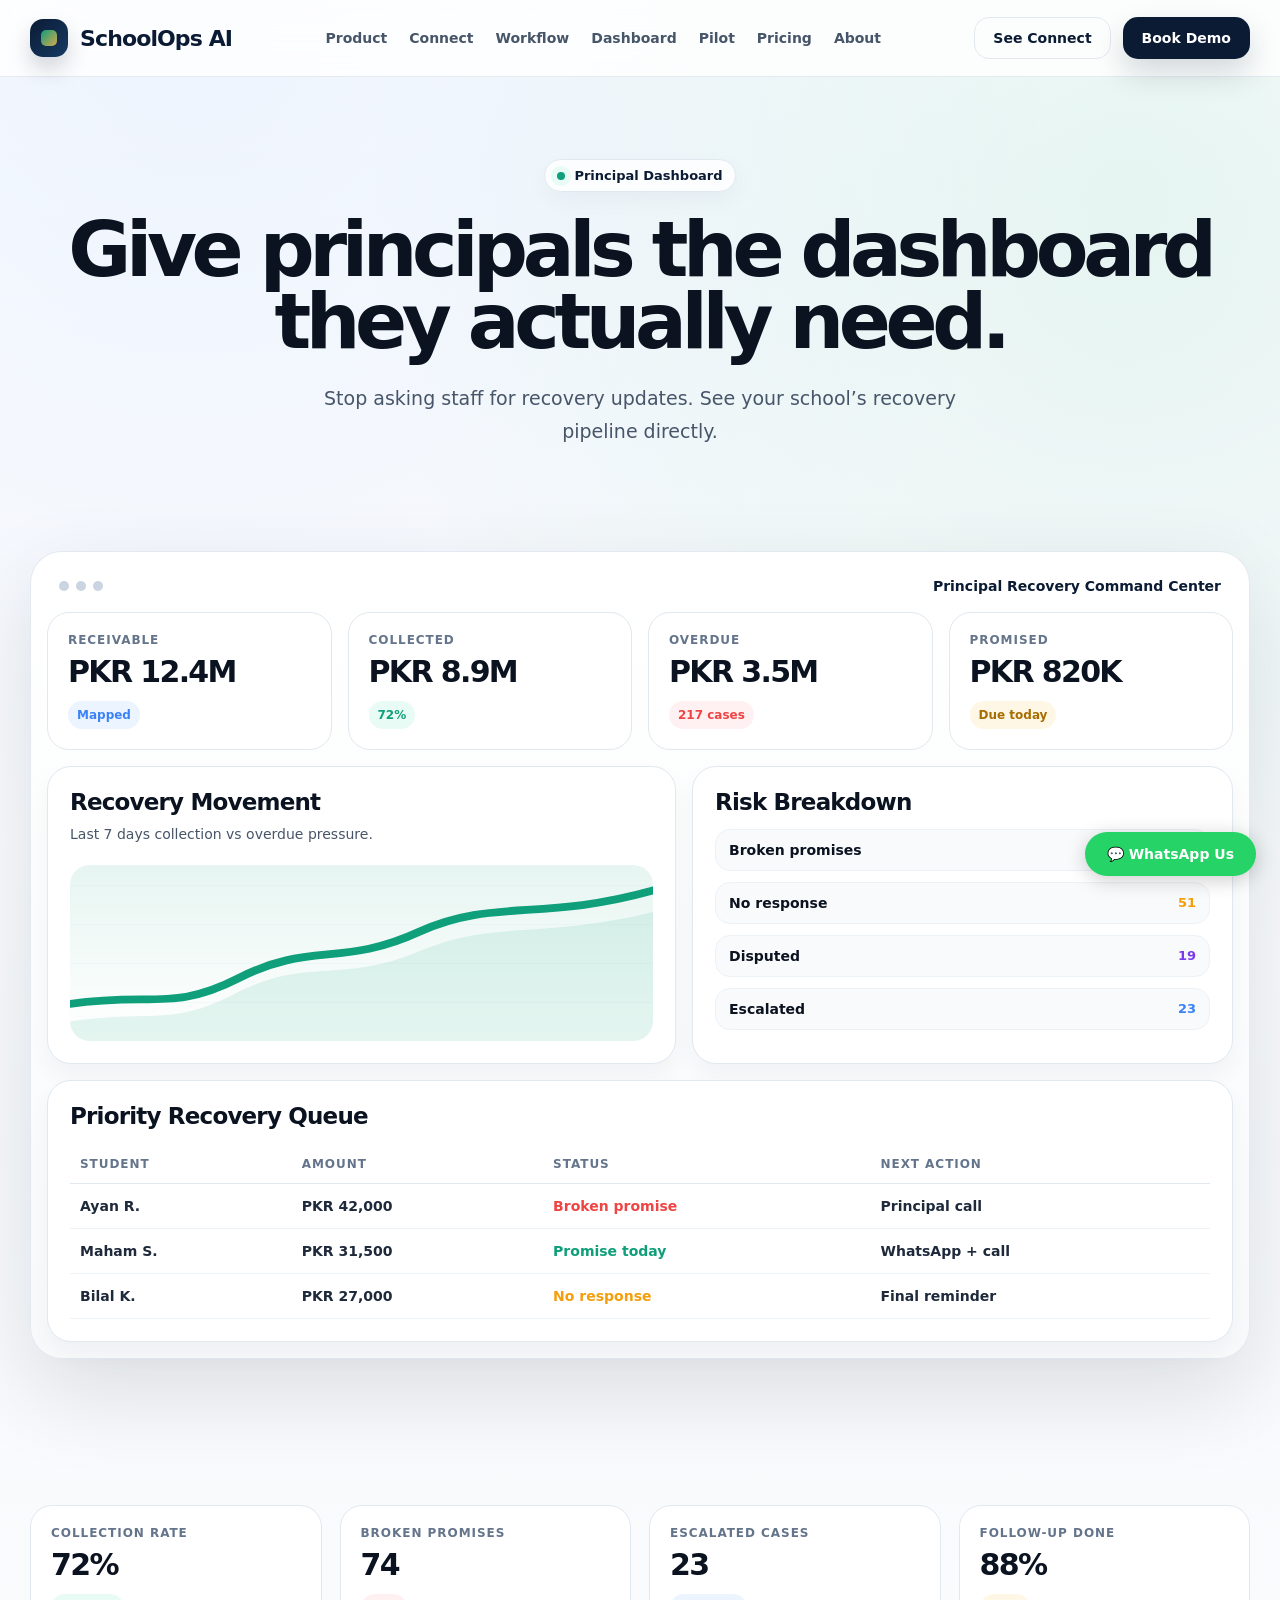
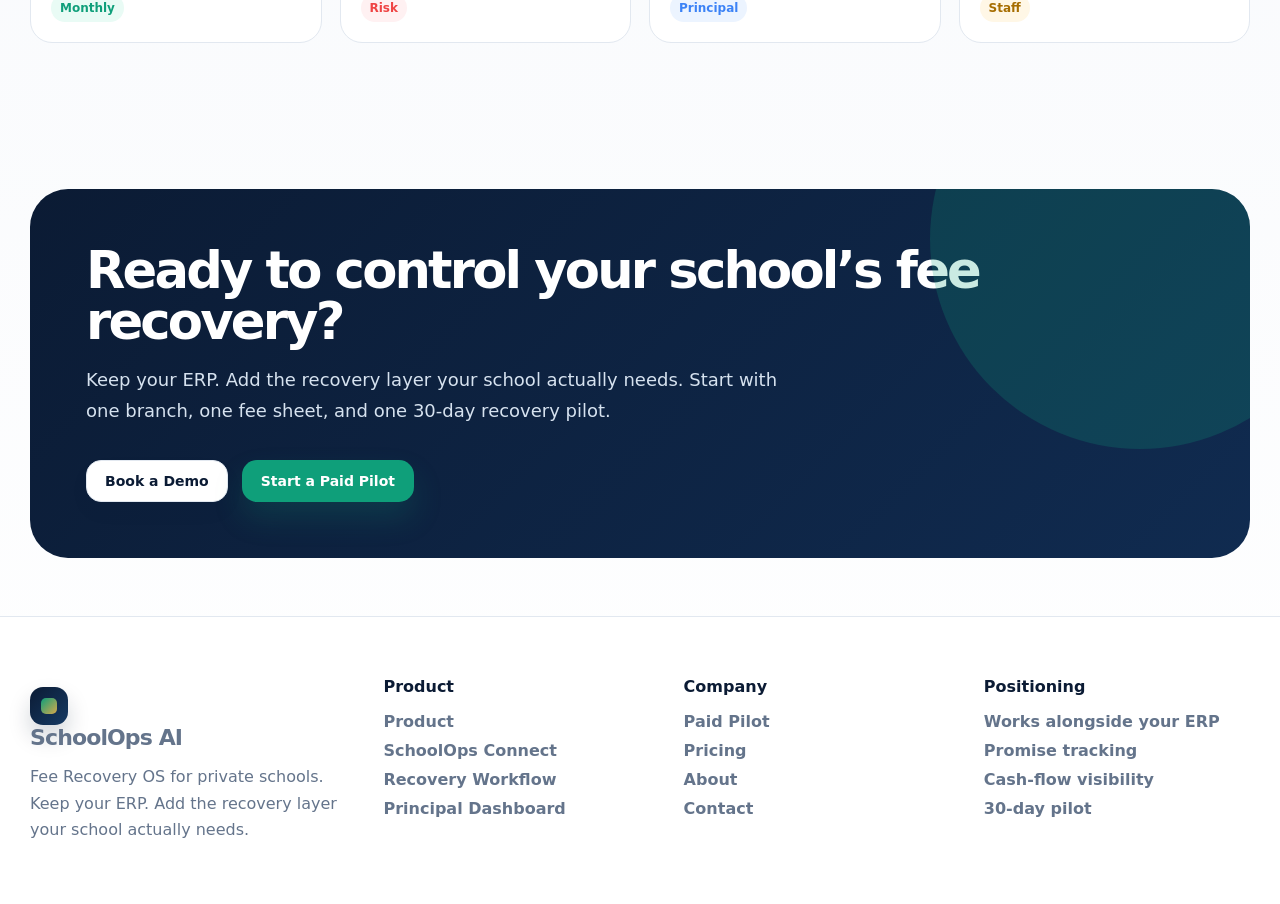
<file: dashboard.html>
<!doctype html>
<html lang="en">
<head>
  <meta charset="utf-8"><meta name="viewport" content="width=device-width, initial-scale=1">
  <title>Principal Dashboard | SchoolOps AI</title>
  <meta name="description" content="Principal cash-flow visibility and fee recovery dashboard.">
  <link rel="stylesheet" href="assets/styles.css">
</head>
<body>

<nav class="site-nav">
  <div class="container nav-inner">
    <a class="logo" href="index.html"><span class="logo-mark"><span></span></span>SchoolOps AI</a>
    <button class="mobile-toggle" aria-label="Open navigation"><span></span><span></span><span></span></button>
    <div class="nav-links">
      <a href="product.html">Product</a><a href="connect.html">Connect</a><a href="workflow.html">Workflow</a><a href="dashboard.html">Dashboard</a><a href="pilot.html">Pilot</a><a href="pricing.html">Pricing</a><a href="about.html">About</a>
    </div>
    <div class="nav-actions">
      <a class="btn ghost" href="connect.html">See Connect</a>
      <a class="btn primary" href="contact.html">Book Demo</a>
    </div>
  </div>
</nav>

<main>

<section class="page-hero">
  <div class="container">
    <div class="eyebrow"><span class="eyebrow-dot"></span> Principal Dashboard</div>
    <h1>Give principals the dashboard they actually need.</h1>
    <p class="lead">Stop asking staff for recovery updates. See your school’s recovery pipeline directly.</p>
  </div>
</section>
<section class="section tight"><div class="container">
<div class="dashboard-shell">
  <div class="dashboard-top">
    <div class="window-dots"><span></span><span></span><span></span></div>
    <div class="dash-title">Principal Recovery Command Center</div>
  </div>
  <div class="hero-dashboard">
    <div class="metric-grid">
      <div class="metric-card"><div class="metric-label">Receivable</div><div class="metric-value">PKR 12.4M</div><span class="metric-tag tag-blue">Mapped</span></div>
      <div class="metric-card"><div class="metric-label">Collected</div><div class="metric-value">PKR 8.9M</div><span class="metric-tag tag-green">72%</span></div>
      <div class="metric-card"><div class="metric-label">Overdue</div><div class="metric-value">PKR 3.5M</div><span class="metric-tag tag-red">217 cases</span></div>
      <div class="metric-card"><div class="metric-label">Promised</div><div class="metric-value">PKR 820K</div><span class="metric-tag tag-gold">Due today</span></div>
    </div>
    <div class="big-panel">
      <div class="dashboard-card">
        <h3>Recovery Movement</h3>
        <p class="section-copy" style="font-size:14px;margin-top:8px">Last 7 days collection vs overdue pressure.</p>
        <div class="chart-line">
          <svg viewBox="0 0 520 180" preserveAspectRatio="none">
            <path d="M0,142 C72,130 92,150 150,116 C214,78 242,105 312,68 C378,34 420,58 520,26" fill="none" stroke="#0F9F7A" stroke-width="8" stroke-linecap="round"/>
            <path d="M0,160 C72,148 92,166 150,130 C214,94 242,122 312,88 C378,56 420,76 520,48 L520,180 L0,180 Z" fill="rgba(15,159,122,.11)"/>
          </svg>
        </div>
      </div>
      <div class="dashboard-card">
        <h3>Risk Breakdown</h3>
        <div class="risk-list">
          <div class="risk-row"><strong>Broken promises</strong><span style="color:#EF4444">74</span></div>
          <div class="risk-row"><strong>No response</strong><span style="color:#F59E0B">51</span></div>
          <div class="risk-row"><strong>Disputed</strong><span style="color:#7C3AED">19</span></div>
          <div class="risk-row"><strong>Escalated</strong><span style="color:#3B82F6">23</span></div>
        </div>
      </div>
    </div>
    <div class="dashboard-card">
      <h3>Priority Recovery Queue</h3>
      <table class="table">
        <thead><tr><th>Student</th><th>Amount</th><th>Status</th><th>Next Action</th></tr></thead>
        <tbody>
          <tr><td>Ayan R.</td><td>PKR 42,000</td><td style="color:#EF4444">Broken promise</td><td>Principal call</td></tr>
          <tr><td>Maham S.</td><td>PKR 31,500</td><td style="color:#0F9F7A">Promise today</td><td>WhatsApp + call</td></tr>
          <tr><td>Bilal K.</td><td>PKR 27,000</td><td style="color:#F59E0B">No response</td><td>Final reminder</td></tr>
        </tbody>
      </table>
    </div>
  </div>
</div>
</div></section>
<section class="section">
  <div class="container grid-4">
    <div class="metric-card"><div class="metric-label">Collection Rate</div><div class="metric-value">72%</div><span class="metric-tag tag-green">Monthly</span></div>
    <div class="metric-card"><div class="metric-label">Broken Promises</div><div class="metric-value">74</div><span class="metric-tag tag-red">Risk</span></div>
    <div class="metric-card"><div class="metric-label">Escalated Cases</div><div class="metric-value">23</div><span class="metric-tag tag-blue">Principal</span></div>
    <div class="metric-card"><div class="metric-label">Follow-up Done</div><div class="metric-value">88%</div><span class="metric-tag tag-gold">Staff</span></div>
  </div>
</section>


<section class="section tight">
  <div class="container">
    <div class="cta-banner">
      <h2>Ready to control your school’s fee recovery?</h2>
      <p>Keep your ERP. Add the recovery layer your school actually needs. Start with one branch, one fee sheet, and one 30-day recovery pilot.</p>
      <div class="hero-actions">
        <a class="btn secondary" href="contact.html">Book a Demo</a>
        <a class="btn emerald" href="pilot.html">Start a Paid Pilot</a>
      </div>
    </div>
  </div>
</section>

</main>

<footer class="footer">
  <div class="container footer-grid">
    <div>
      <a class="logo" href="index.html"><span class="logo-mark"><span></span></span>SchoolOps AI</a>
      <p>Fee Recovery OS for private schools. Keep your ERP. Add the recovery layer your school actually needs.</p>
    </div>
    <div>
      <h4>Product</h4>
      <a href="product.html">Product</a>
      <a href="connect.html">SchoolOps Connect</a>
      <a href="workflow.html">Recovery Workflow</a>
      <a href="dashboard.html">Principal Dashboard</a>
    </div>
    <div>
      <h4>Company</h4>
      <a href="pilot.html">Paid Pilot</a>
      <a href="pricing.html">Pricing</a>
      <a href="about.html">About</a>
      <a href="contact.html">Contact</a>
    </div>
    <div>
      <h4>Positioning</h4>
      <a href="connect.html">Works alongside your ERP</a>
      <a href="workflow.html">Promise tracking</a>
      <a href="dashboard.html">Cash-flow visibility</a>
      <a href="pilot.html">30-day pilot</a>
    </div>
  </div>
</footer>

<script src="assets/script.js"></script>
<a href="https://wa.me/923286222268?text=Assalam%20o%20Alaikum%2C%20I%20want%20to%20book%20a%20SchoolOps%20demo" target="_blank" style="position:fixed;bottom:24px;right:24px;background:#25D366;color:#fff;padding:14px 22px;border-radius:50px;font-weight:700;font-size:14px;text-decoration:none;box-shadow:0 4px 20px rgba(0,0,0,0.2);z-index:9999;">💬 WhatsApp Us</a>
</body>
</html>
</file>
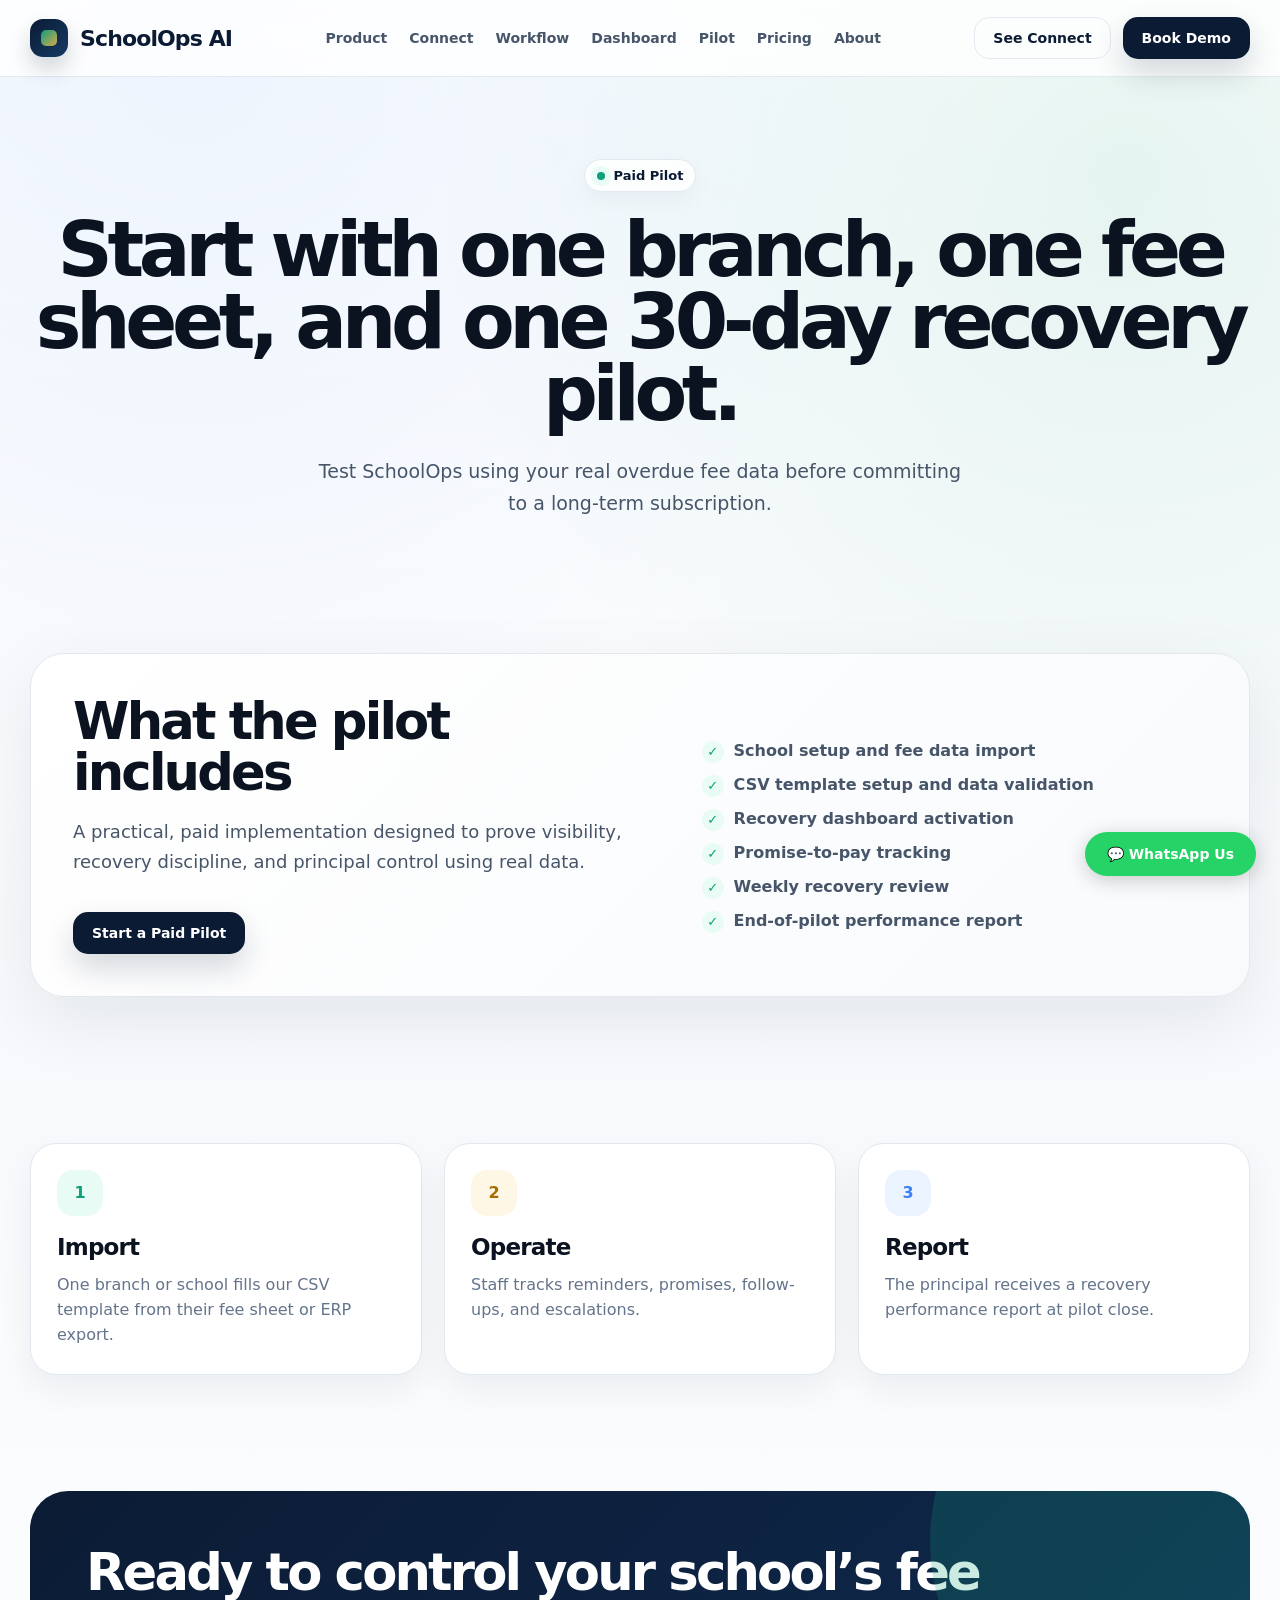
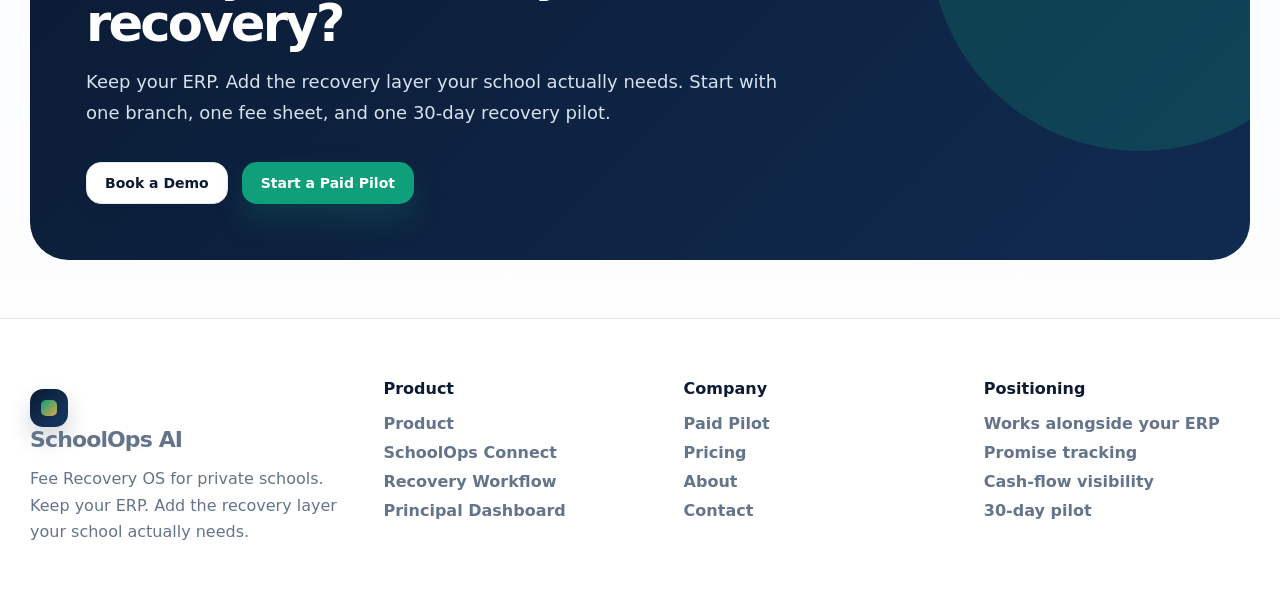
<file: pilot.html>
<!doctype html>
<html lang="en">
<head>
  <meta charset="utf-8"><meta name="viewport" content="width=device-width, initial-scale=1">
  <title>30-Day Paid Fee Recovery Pilot | SchoolOps AI</title>
  <meta name="description" content="Start a paid pilot with real overdue fee data.">
  <link rel="stylesheet" href="assets/styles.css">
</head>
<body>

<nav class="site-nav">
  <div class="container nav-inner">
    <a class="logo" href="index.html"><span class="logo-mark"><span></span></span>SchoolOps AI</a>
    <button class="mobile-toggle" aria-label="Open navigation"><span></span><span></span><span></span></button>
    <div class="nav-links">
      <a href="product.html">Product</a><a href="connect.html">Connect</a><a href="workflow.html">Workflow</a><a href="dashboard.html">Dashboard</a><a href="pilot.html">Pilot</a><a href="pricing.html">Pricing</a><a href="about.html">About</a>
    </div>
    <div class="nav-actions">
      <a class="btn ghost" href="connect.html">See Connect</a>
      <a class="btn primary" href="contact.html">Book Demo</a>
    </div>
  </div>
</nav>

<main>

<section class="page-hero">
  <div class="container">
    <div class="eyebrow"><span class="eyebrow-dot"></span> Paid Pilot</div>
    <h1>Start with one branch, one fee sheet, and one 30-day recovery pilot.</h1>
    <p class="lead">Test SchoolOps using your real overdue fee data before committing to a long-term subscription.</p>
  </div>
</section>
<section class="section">
  <div class="container">
    <div class="pilot-card">
      <div>
        <h2>What the pilot includes</h2>
        <p class="section-copy">A practical, paid implementation designed to prove visibility, recovery discipline, and principal control using real data.</p>
        <div class="hero-actions"><a class="btn primary" href="contact.html">Start a Paid Pilot</a></div>
      </div>
      <div class="pilot-list">
        <div><span class="check">✓</span>School setup and fee data import</div>
        <div><span class="check">✓</span>CSV template setup and data validation</div>
        <div><span class="check">✓</span>Recovery dashboard activation</div>
        <div><span class="check">✓</span>Promise-to-pay tracking</div>
        <div><span class="check">✓</span>Weekly recovery review</div>
        <div><span class="check">✓</span>End-of-pilot performance report</div>
      </div>
    </div>
  </div>
</section>
<section class="section tight">
  <div class="container grid-3">
    <div class="feature-card"><div class="icon green">1</div><h3>Import</h3><p>One branch or school fills our CSV template from their fee sheet or ERP export.</p></div>
    <div class="feature-card"><div class="icon gold">2</div><h3>Operate</h3><p>Staff tracks reminders, promises, follow-ups, and escalations.</p></div>
    <div class="feature-card"><div class="icon">3</div><h3>Report</h3><p>The principal receives a recovery performance report at pilot close.</p></div>
  </div>
</section>


<section class="section tight">
  <div class="container">
    <div class="cta-banner">
      <h2>Ready to control your school’s fee recovery?</h2>
      <p>Keep your ERP. Add the recovery layer your school actually needs. Start with one branch, one fee sheet, and one 30-day recovery pilot.</p>
      <div class="hero-actions">
        <a class="btn secondary" href="contact.html">Book a Demo</a>
        <a class="btn emerald" href="pilot.html">Start a Paid Pilot</a>
      </div>
    </div>
  </div>
</section>

</main>

<footer class="footer">
  <div class="container footer-grid">
    <div>
      <a class="logo" href="index.html"><span class="logo-mark"><span></span></span>SchoolOps AI</a>
      <p>Fee Recovery OS for private schools. Keep your ERP. Add the recovery layer your school actually needs.</p>
    </div>
    <div>
      <h4>Product</h4>
      <a href="product.html">Product</a>
      <a href="connect.html">SchoolOps Connect</a>
      <a href="workflow.html">Recovery Workflow</a>
      <a href="dashboard.html">Principal Dashboard</a>
    </div>
    <div>
      <h4>Company</h4>
      <a href="pilot.html">Paid Pilot</a>
      <a href="pricing.html">Pricing</a>
      <a href="about.html">About</a>
      <a href="contact.html">Contact</a>
    </div>
    <div>
      <h4>Positioning</h4>
      <a href="connect.html">Works alongside your ERP</a>
      <a href="workflow.html">Promise tracking</a>
      <a href="dashboard.html">Cash-flow visibility</a>
      <a href="pilot.html">30-day pilot</a>
    </div>
  </div>
</footer>

<script src="assets/script.js"></script>
<a href="https://wa.me/923286222268?text=Assalam%20o%20Alaikum%2C%20I%20want%20to%20book%20a%20SchoolOps%20demo" target="_blank" style="position:fixed;bottom:24px;right:24px;background:#25D366;color:#fff;padding:14px 22px;border-radius:50px;font-weight:700;font-size:14px;text-decoration:none;box-shadow:0 4px 20px rgba(0,0,0,0.2);z-index:9999;">💬 WhatsApp Us</a>
</body>
</html>
</file>
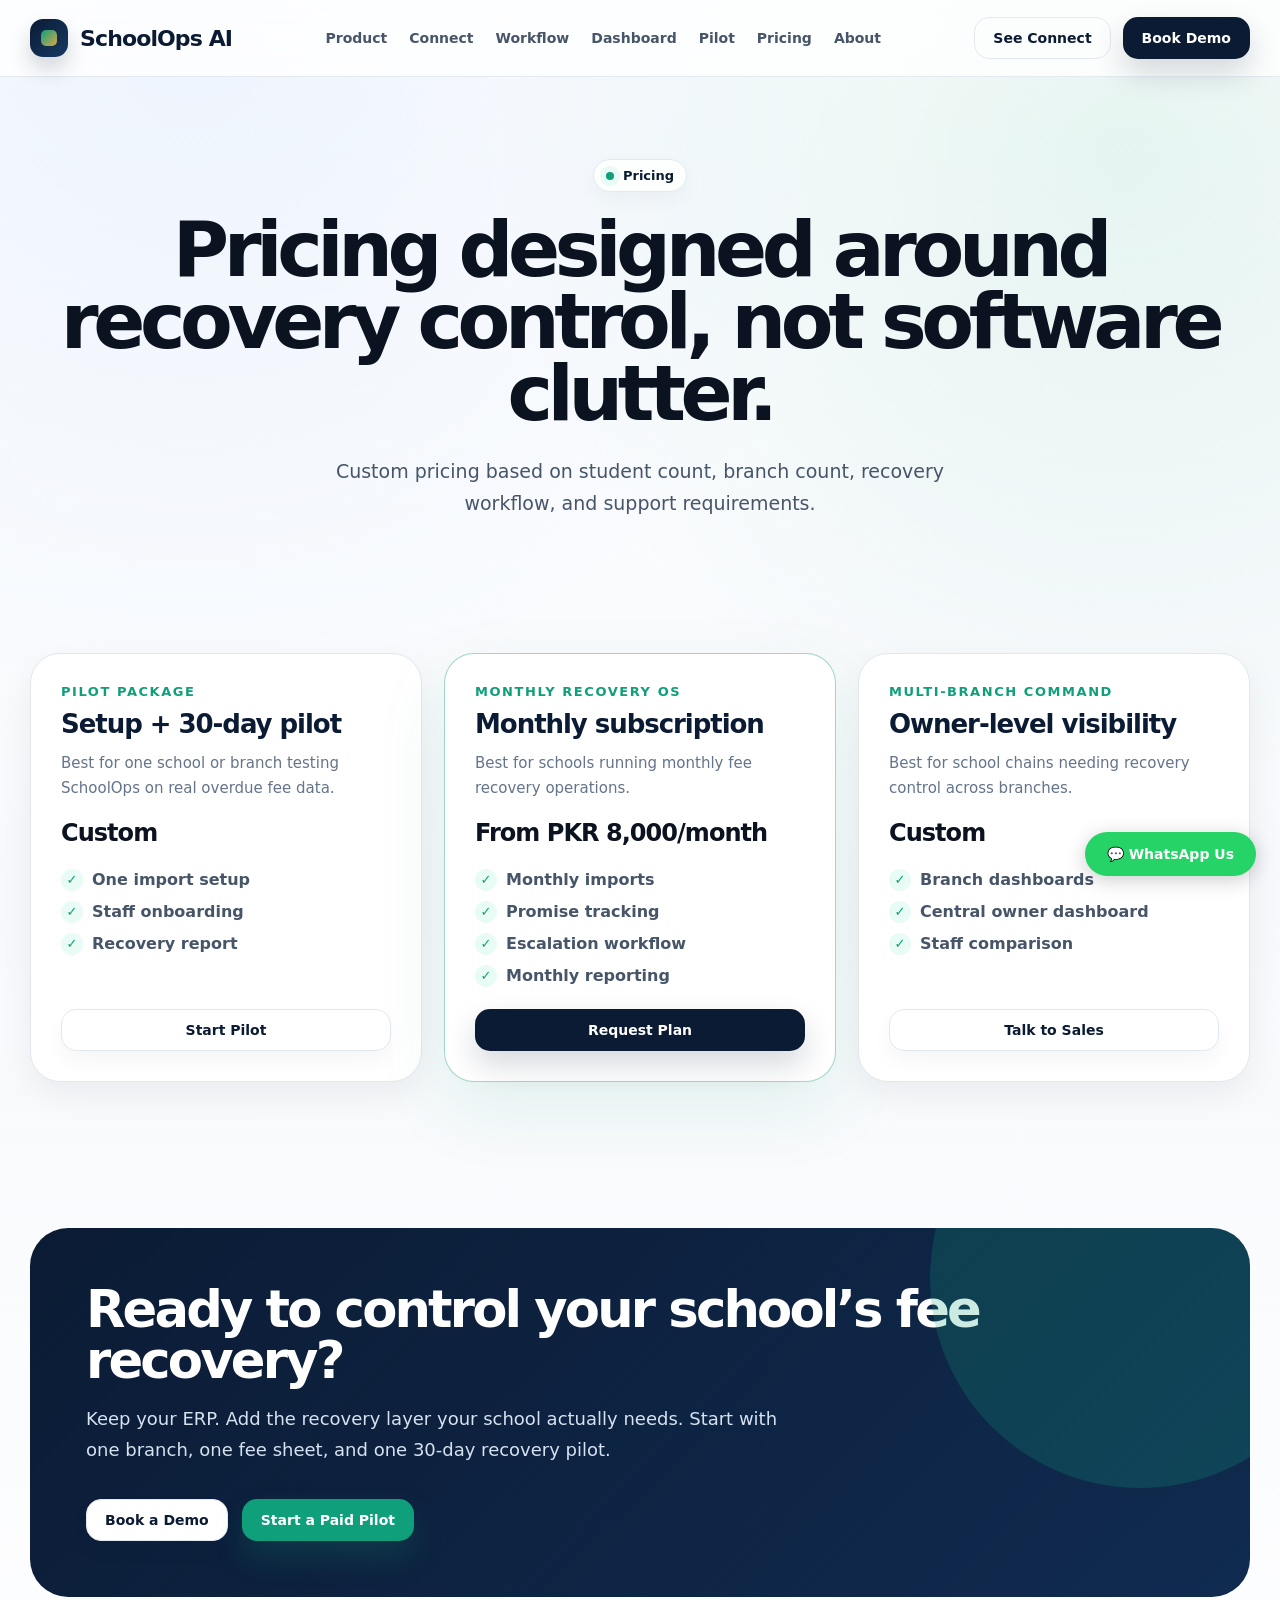
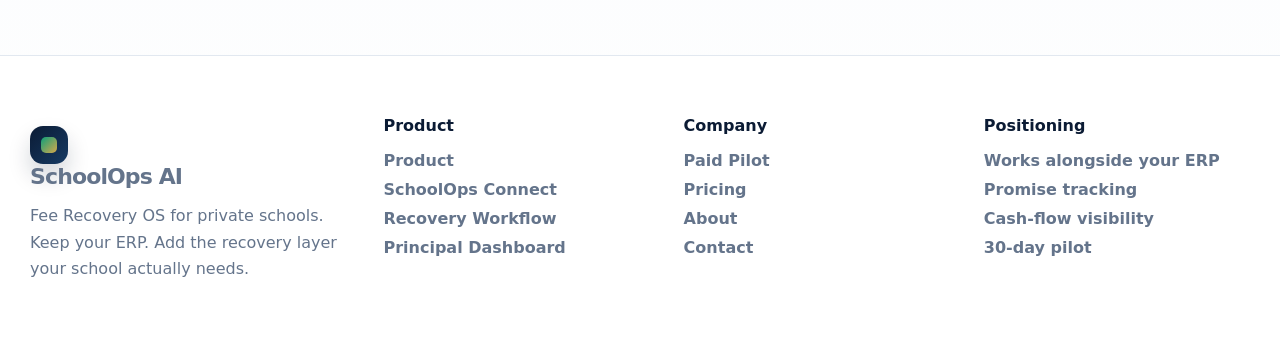
<file: pricing.html>
<!doctype html>
<html lang="en">
<head>
  <meta charset="utf-8"><meta name="viewport" content="width=device-width, initial-scale=1">
  <title>SchoolOps Pricing | SchoolOps AI</title>
  <meta name="description" content="Custom pricing based on school size and recovery workflow.">
  <link rel="stylesheet" href="assets/styles.css">
</head>
<body>

<nav class="site-nav">
  <div class="container nav-inner">
    <a class="logo" href="index.html"><span class="logo-mark"><span></span></span>SchoolOps AI</a>
    <button class="mobile-toggle" aria-label="Open navigation"><span></span><span></span><span></span></button>
    <div class="nav-links">
      <a href="product.html">Product</a><a href="connect.html">Connect</a><a href="workflow.html">Workflow</a><a href="dashboard.html">Dashboard</a><a href="pilot.html">Pilot</a><a href="pricing.html">Pricing</a><a href="about.html">About</a>
    </div>
    <div class="nav-actions">
      <a class="btn ghost" href="connect.html">See Connect</a>
      <a class="btn primary" href="contact.html">Book Demo</a>
    </div>
  </div>
</nav>

<main>

<section class="page-hero">
  <div class="container">
    <div class="eyebrow"><span class="eyebrow-dot"></span> Pricing</div>
    <h1>Pricing designed around recovery control, not software clutter.</h1>
    <p class="lead">Custom pricing based on student count, branch count, recovery workflow, and support requirements.</p>
  </div>
</section>
<section class="section">
  <div class="container grid-3">
    <div class="pricing-card">
      <div class="price-label">Pilot Package</div>
      <div class="price-title">Setup + 30-day pilot</div>
      <p class="price-copy">Best for one school or branch testing SchoolOps on real overdue fee data.</p>
      <div class="price-note">Custom</div>
      <ul><li><span class="check">✓</span>One import setup</li><li><span class="check">✓</span>Staff onboarding</li><li><span class="check">✓</span>Recovery report</li></ul>
      <a class="btn secondary" href="contact.html">Start Pilot</a>
    </div>
    <div class="pricing-card featured">
      <div class="price-label">Monthly Recovery OS</div>
      <div class="price-title">Monthly subscription</div>
      <p class="price-copy">Best for schools running monthly fee recovery operations.</p>
      <div class="price-note">From PKR 8,000/month</div>
      <ul><li><span class="check">✓</span>Monthly imports</li><li><span class="check">✓</span>Promise tracking</li><li><span class="check">✓</span>Escalation workflow</li><li><span class="check">✓</span>Monthly reporting</li></ul>
      <a class="btn primary" href="contact.html">Request Plan</a>
    </div>
    <div class="pricing-card">
      <div class="price-label">Multi-Branch Command</div>
      <div class="price-title">Owner-level visibility</div>
      <p class="price-copy">Best for school chains needing recovery control across branches.</p>
      <div class="price-note">Custom</div>
      <ul><li><span class="check">✓</span>Branch dashboards</li><li><span class="check">✓</span>Central owner dashboard</li><li><span class="check">✓</span>Staff comparison</li></ul>
      <a class="btn secondary" href="contact.html">Talk to Sales</a>
    </div>
  </div>
</section>


<section class="section tight">
  <div class="container">
    <div class="cta-banner">
      <h2>Ready to control your school’s fee recovery?</h2>
      <p>Keep your ERP. Add the recovery layer your school actually needs. Start with one branch, one fee sheet, and one 30-day recovery pilot.</p>
      <div class="hero-actions">
        <a class="btn secondary" href="contact.html">Book a Demo</a>
        <a class="btn emerald" href="pilot.html">Start a Paid Pilot</a>
      </div>
    </div>
  </div>
</section>

</main>

<footer class="footer">
  <div class="container footer-grid">
    <div>
      <a class="logo" href="index.html"><span class="logo-mark"><span></span></span>SchoolOps AI</a>
      <p>Fee Recovery OS for private schools. Keep your ERP. Add the recovery layer your school actually needs.</p>
    </div>
    <div>
      <h4>Product</h4>
      <a href="product.html">Product</a>
      <a href="connect.html">SchoolOps Connect</a>
      <a href="workflow.html">Recovery Workflow</a>
      <a href="dashboard.html">Principal Dashboard</a>
    </div>
    <div>
      <h4>Company</h4>
      <a href="pilot.html">Paid Pilot</a>
      <a href="pricing.html">Pricing</a>
      <a href="about.html">About</a>
      <a href="contact.html">Contact</a>
    </div>
    <div>
      <h4>Positioning</h4>
      <a href="connect.html">Works alongside your ERP</a>
      <a href="workflow.html">Promise tracking</a>
      <a href="dashboard.html">Cash-flow visibility</a>
      <a href="pilot.html">30-day pilot</a>
    </div>
  </div>
</footer>

<script src="assets/script.js"></script>
<a href="https://wa.me/923286222268?text=Assalam%20o%20Alaikum%2C%20I%20want%20to%20book%20a%20SchoolOps%20demo" target="_blank" style="position:fixed;bottom:24px;right:24px;background:#25D366;color:#fff;padding:14px 22px;border-radius:50px;font-weight:700;font-size:14px;text-decoration:none;box-shadow:0 4px 20px rgba(0,0,0,0.2);z-index:9999;">💬 WhatsApp Us</a>
</body>
</html>
</file>
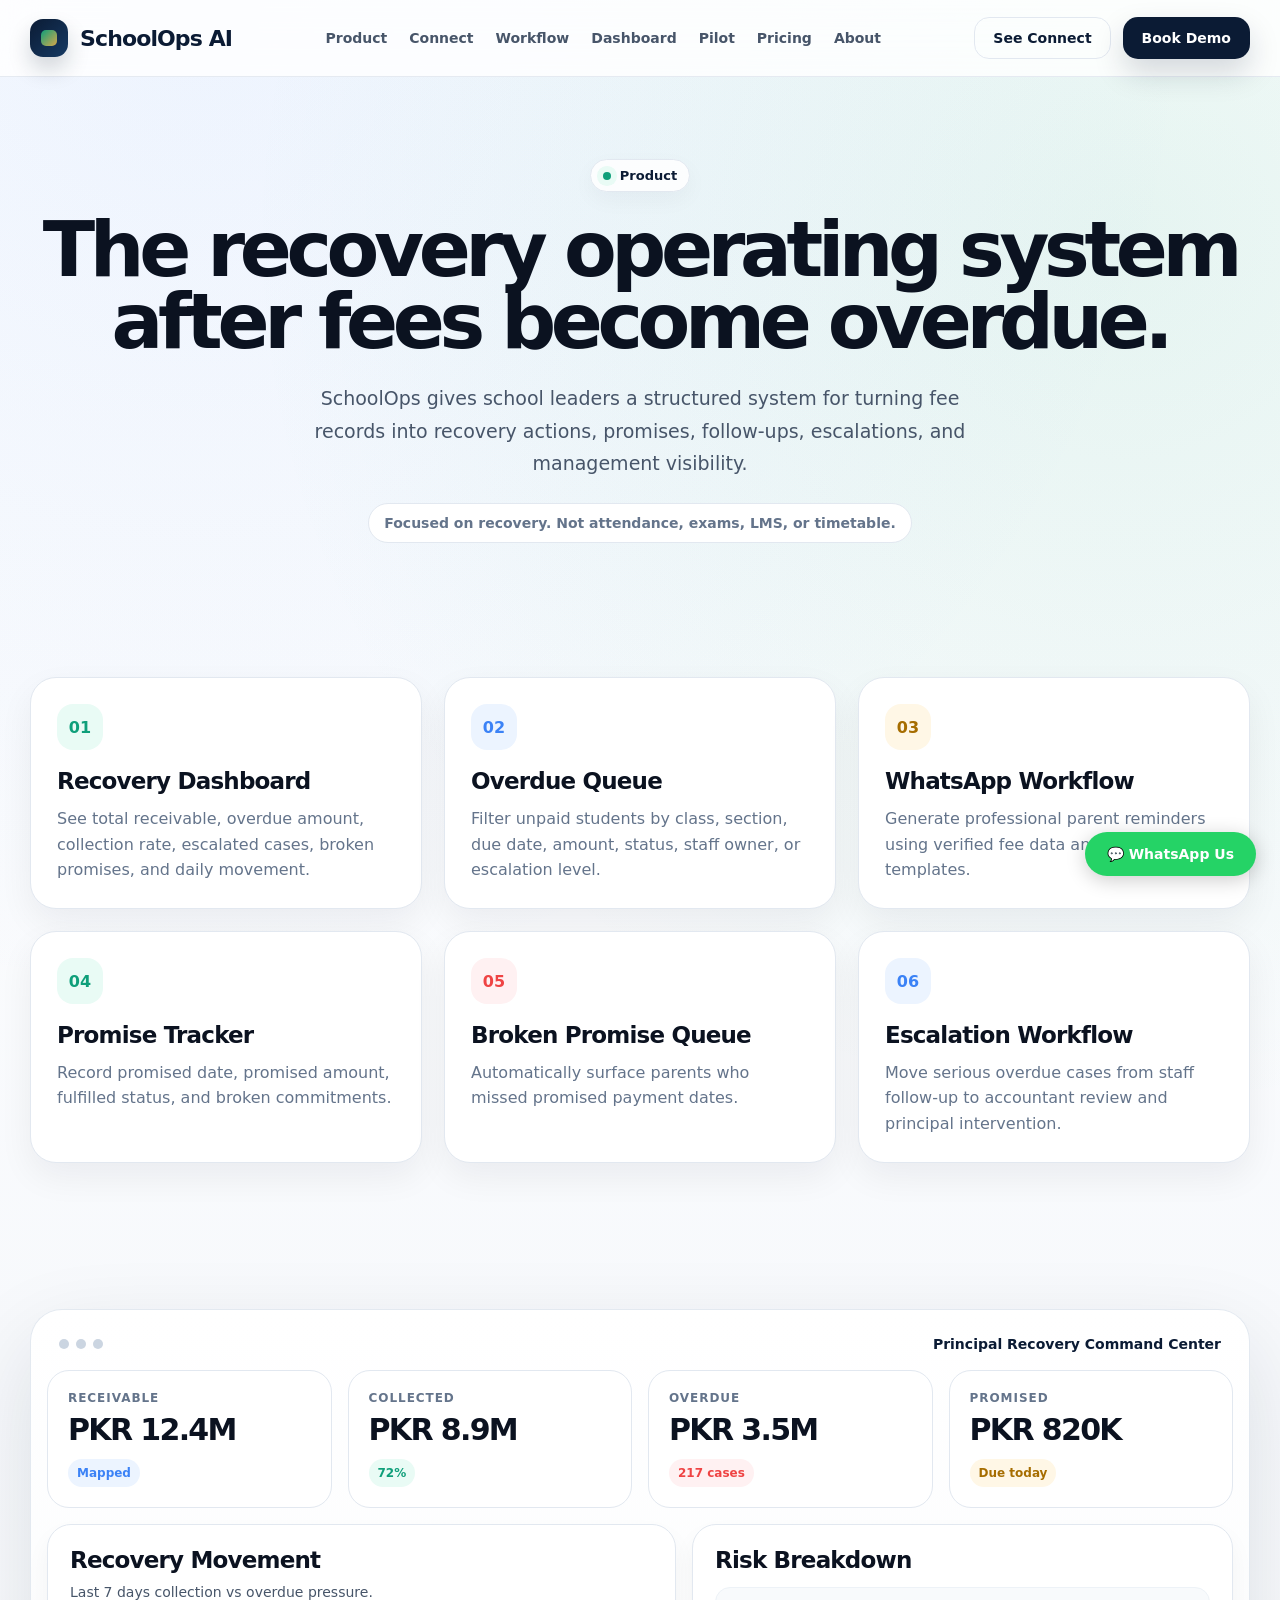
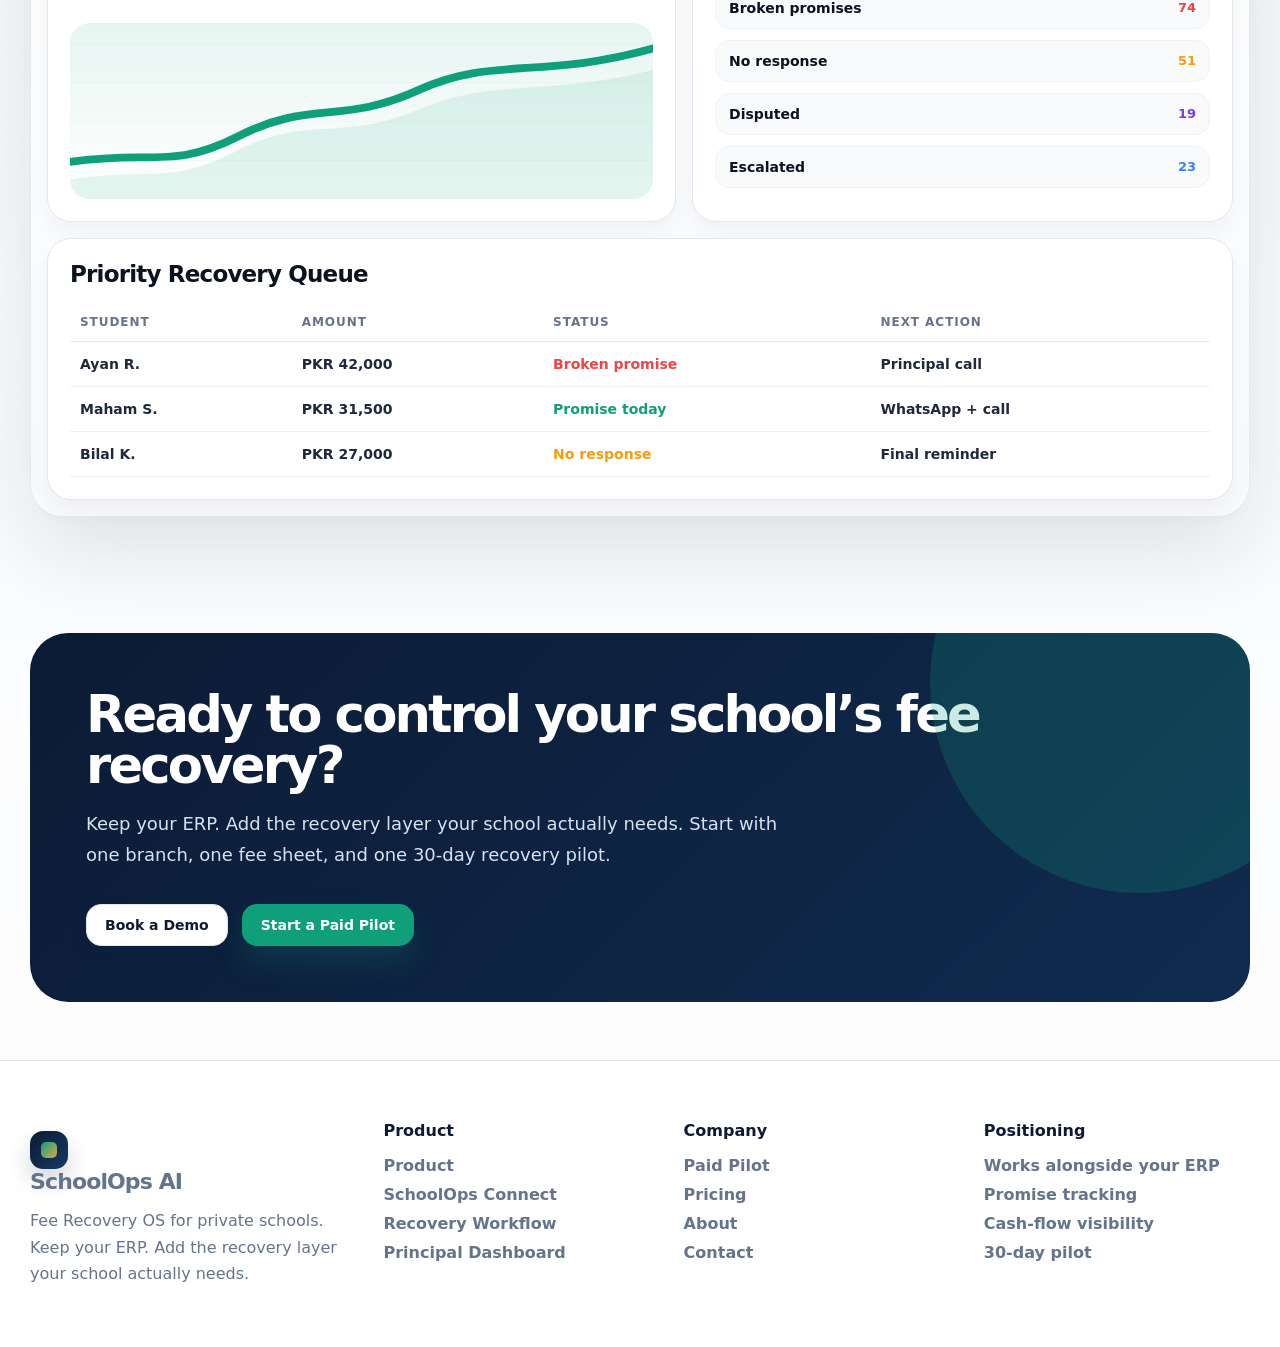
<file: product.html>
<!doctype html>
<html lang="en">
<head>
  <meta charset="utf-8"><meta name="viewport" content="width=device-width, initial-scale=1">
  <title>Fee Recovery Software for Private Schools | SchoolOps AI</title>
  <meta name="description" content="Product modules for SchoolOps AI.">
  <link rel="stylesheet" href="assets/styles.css">
</head>
<body>

<nav class="site-nav">
  <div class="container nav-inner">
    <a class="logo" href="index.html"><span class="logo-mark"><span></span></span>SchoolOps AI</a>
    <button class="mobile-toggle" aria-label="Open navigation"><span></span><span></span><span></span></button>
    <div class="nav-links">
      <a href="product.html">Product</a><a href="connect.html">Connect</a><a href="workflow.html">Workflow</a><a href="dashboard.html">Dashboard</a><a href="pilot.html">Pilot</a><a href="pricing.html">Pricing</a><a href="about.html">About</a>
    </div>
    <div class="nav-actions">
      <a class="btn ghost" href="connect.html">See Connect</a>
      <a class="btn primary" href="contact.html">Book Demo</a>
    </div>
  </div>
</nav>

<main>

<section class="page-hero">
  <div class="container">
    <div class="eyebrow"><span class="eyebrow-dot"></span> Product</div>
    <h1>The recovery operating system after fees become overdue.</h1>
    <p class="lead">SchoolOps gives school leaders a structured system for turning fee records into recovery actions, promises, follow-ups, escalations, and management visibility.</p>
    <div class="subnav-note">Focused on recovery. Not attendance, exams, LMS, or timetable.</div>
  </div>
</section>
<section class="section">
  <div class="container grid-3">
    <div class="feature-card"><div class="icon green">01</div><h3>Recovery Dashboard</h3><p>See total receivable, overdue amount, collection rate, escalated cases, broken promises, and daily movement.</p></div>
    <div class="feature-card"><div class="icon">02</div><h3>Overdue Queue</h3><p>Filter unpaid students by class, section, due date, amount, status, staff owner, or escalation level.</p></div>
    <div class="feature-card"><div class="icon gold">03</div><h3>WhatsApp Workflow</h3><p>Generate professional parent reminders using verified fee data and approved templates.</p></div>
    <div class="feature-card"><div class="icon green">04</div><h3>Promise Tracker</h3><p>Record promised date, promised amount, fulfilled status, and broken commitments.</p></div>
    <div class="feature-card"><div class="icon red">05</div><h3>Broken Promise Queue</h3><p>Automatically surface parents who missed promised payment dates.</p></div>
    <div class="feature-card"><div class="icon">06</div><h3>Escalation Workflow</h3><p>Move serious overdue cases from staff follow-up to accountant review and principal intervention.</p></div>
  </div>
</section>
<section class="section tight"><div class="container">
<div class="dashboard-shell">
  <div class="dashboard-top">
    <div class="window-dots"><span></span><span></span><span></span></div>
    <div class="dash-title">Principal Recovery Command Center</div>
  </div>
  <div class="hero-dashboard">
    <div class="metric-grid">
      <div class="metric-card"><div class="metric-label">Receivable</div><div class="metric-value">PKR 12.4M</div><span class="metric-tag tag-blue">Mapped</span></div>
      <div class="metric-card"><div class="metric-label">Collected</div><div class="metric-value">PKR 8.9M</div><span class="metric-tag tag-green">72%</span></div>
      <div class="metric-card"><div class="metric-label">Overdue</div><div class="metric-value">PKR 3.5M</div><span class="metric-tag tag-red">217 cases</span></div>
      <div class="metric-card"><div class="metric-label">Promised</div><div class="metric-value">PKR 820K</div><span class="metric-tag tag-gold">Due today</span></div>
    </div>
    <div class="big-panel">
      <div class="dashboard-card">
        <h3>Recovery Movement</h3>
        <p class="section-copy" style="font-size:14px;margin-top:8px">Last 7 days collection vs overdue pressure.</p>
        <div class="chart-line">
          <svg viewBox="0 0 520 180" preserveAspectRatio="none">
            <path d="M0,142 C72,130 92,150 150,116 C214,78 242,105 312,68 C378,34 420,58 520,26" fill="none" stroke="#0F9F7A" stroke-width="8" stroke-linecap="round"/>
            <path d="M0,160 C72,148 92,166 150,130 C214,94 242,122 312,88 C378,56 420,76 520,48 L520,180 L0,180 Z" fill="rgba(15,159,122,.11)"/>
          </svg>
        </div>
      </div>
      <div class="dashboard-card">
        <h3>Risk Breakdown</h3>
        <div class="risk-list">
          <div class="risk-row"><strong>Broken promises</strong><span style="color:#EF4444">74</span></div>
          <div class="risk-row"><strong>No response</strong><span style="color:#F59E0B">51</span></div>
          <div class="risk-row"><strong>Disputed</strong><span style="color:#7C3AED">19</span></div>
          <div class="risk-row"><strong>Escalated</strong><span style="color:#3B82F6">23</span></div>
        </div>
      </div>
    </div>
    <div class="dashboard-card">
      <h3>Priority Recovery Queue</h3>
      <table class="table">
        <thead><tr><th>Student</th><th>Amount</th><th>Status</th><th>Next Action</th></tr></thead>
        <tbody>
          <tr><td>Ayan R.</td><td>PKR 42,000</td><td style="color:#EF4444">Broken promise</td><td>Principal call</td></tr>
          <tr><td>Maham S.</td><td>PKR 31,500</td><td style="color:#0F9F7A">Promise today</td><td>WhatsApp + call</td></tr>
          <tr><td>Bilal K.</td><td>PKR 27,000</td><td style="color:#F59E0B">No response</td><td>Final reminder</td></tr>
        </tbody>
      </table>
    </div>
  </div>
</div>
</div></section>


<section class="section tight">
  <div class="container">
    <div class="cta-banner">
      <h2>Ready to control your school’s fee recovery?</h2>
      <p>Keep your ERP. Add the recovery layer your school actually needs. Start with one branch, one fee sheet, and one 30-day recovery pilot.</p>
      <div class="hero-actions">
        <a class="btn secondary" href="contact.html">Book a Demo</a>
        <a class="btn emerald" href="pilot.html">Start a Paid Pilot</a>
      </div>
    </div>
  </div>
</section>

</main>

<footer class="footer">
  <div class="container footer-grid">
    <div>
      <a class="logo" href="index.html"><span class="logo-mark"><span></span></span>SchoolOps AI</a>
      <p>Fee Recovery OS for private schools. Keep your ERP. Add the recovery layer your school actually needs.</p>
    </div>
    <div>
      <h4>Product</h4>
      <a href="product.html">Product</a>
      <a href="connect.html">SchoolOps Connect</a>
      <a href="workflow.html">Recovery Workflow</a>
      <a href="dashboard.html">Principal Dashboard</a>
    </div>
    <div>
      <h4>Company</h4>
      <a href="pilot.html">Paid Pilot</a>
      <a href="pricing.html">Pricing</a>
      <a href="about.html">About</a>
      <a href="contact.html">Contact</a>
    </div>
    <div>
      <h4>Positioning</h4>
      <a href="connect.html">Works alongside your ERP</a>
      <a href="workflow.html">Promise tracking</a>
      <a href="dashboard.html">Cash-flow visibility</a>
      <a href="pilot.html">30-day pilot</a>
    </div>
  </div>
</footer>

<script src="assets/script.js"></script>
<a href="https://wa.me/923286222268?text=Assalam%20o%20Alaikum%2C%20I%20want%20to%20book%20a%20SchoolOps%20demo" target="_blank" style="position:fixed;bottom:24px;right:24px;background:#25D366;color:#fff;padding:14px 22px;border-radius:50px;font-weight:700;font-size:14px;text-decoration:none;box-shadow:0 4px 20px rgba(0,0,0,0.2);z-index:9999;">💬 WhatsApp Us</a>
</body>
</html>
</file>
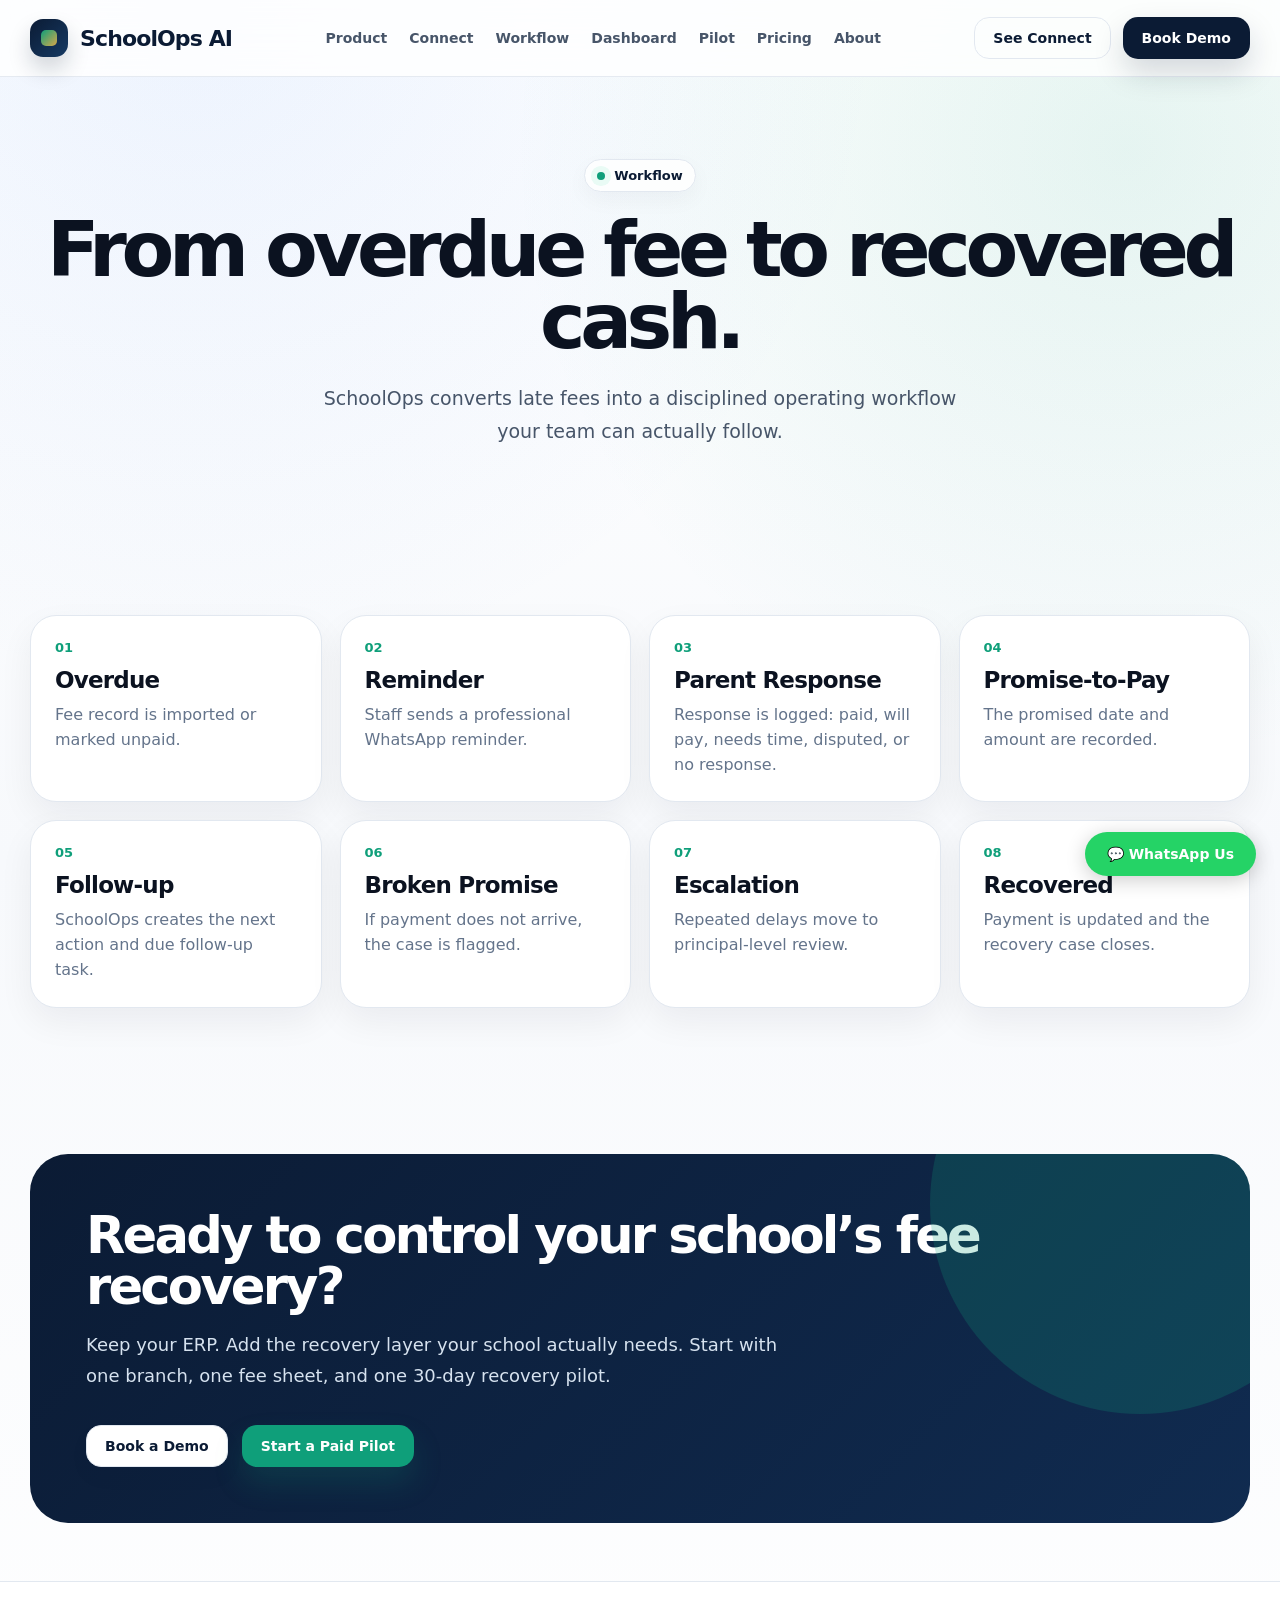
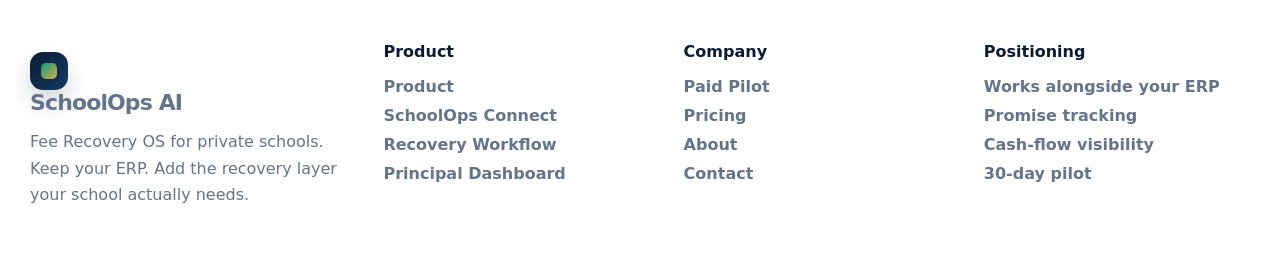
<file: workflow.html>
<!doctype html>
<html lang="en">
<head>
  <meta charset="utf-8"><meta name="viewport" content="width=device-width, initial-scale=1">
  <title>Fee Recovery Workflow | SchoolOps AI</title>
  <meta name="description" content="From overdue fees to recovered cash.">
  <link rel="stylesheet" href="assets/styles.css">
</head>
<body>

<nav class="site-nav">
  <div class="container nav-inner">
    <a class="logo" href="index.html"><span class="logo-mark"><span></span></span>SchoolOps AI</a>
    <button class="mobile-toggle" aria-label="Open navigation"><span></span><span></span><span></span></button>
    <div class="nav-links">
      <a href="product.html">Product</a><a href="connect.html">Connect</a><a href="workflow.html">Workflow</a><a href="dashboard.html">Dashboard</a><a href="pilot.html">Pilot</a><a href="pricing.html">Pricing</a><a href="about.html">About</a>
    </div>
    <div class="nav-actions">
      <a class="btn ghost" href="connect.html">See Connect</a>
      <a class="btn primary" href="contact.html">Book Demo</a>
    </div>
  </div>
</nav>

<main>

<section class="page-hero">
  <div class="container">
    <div class="eyebrow"><span class="eyebrow-dot"></span> Workflow</div>
    <h1>From overdue fee to recovered cash.</h1>
    <p class="lead">SchoolOps converts late fees into a disciplined operating workflow your team can actually follow.</p>
  </div>
</section>
<section class="section">
  <div class="container">
    <div class="timeline">
      <div class="timeline-card"><div class="mini">01</div><h3>Overdue</h3><p>Fee record is imported or marked unpaid.</p></div>
      <div class="timeline-card"><div class="mini">02</div><h3>Reminder</h3><p>Staff sends a professional WhatsApp reminder.</p></div>
      <div class="timeline-card"><div class="mini">03</div><h3>Parent Response</h3><p>Response is logged: paid, will pay, needs time, disputed, or no response.</p></div>
      <div class="timeline-card"><div class="mini">04</div><h3>Promise-to-Pay</h3><p>The promised date and amount are recorded.</p></div>
      <div class="timeline-card"><div class="mini">05</div><h3>Follow-up</h3><p>SchoolOps creates the next action and due follow-up task.</p></div>
      <div class="timeline-card"><div class="mini">06</div><h3>Broken Promise</h3><p>If payment does not arrive, the case is flagged.</p></div>
      <div class="timeline-card"><div class="mini">07</div><h3>Escalation</h3><p>Repeated delays move to principal-level review.</p></div>
      <div class="timeline-card"><div class="mini">08</div><h3>Recovered</h3><p>Payment is updated and the recovery case closes.</p></div>
    </div>
  </div>
</section>


<section class="section tight">
  <div class="container">
    <div class="cta-banner">
      <h2>Ready to control your school’s fee recovery?</h2>
      <p>Keep your ERP. Add the recovery layer your school actually needs. Start with one branch, one fee sheet, and one 30-day recovery pilot.</p>
      <div class="hero-actions">
        <a class="btn secondary" href="contact.html">Book a Demo</a>
        <a class="btn emerald" href="pilot.html">Start a Paid Pilot</a>
      </div>
    </div>
  </div>
</section>

</main>

<footer class="footer">
  <div class="container footer-grid">
    <div>
      <a class="logo" href="index.html"><span class="logo-mark"><span></span></span>SchoolOps AI</a>
      <p>Fee Recovery OS for private schools. Keep your ERP. Add the recovery layer your school actually needs.</p>
    </div>
    <div>
      <h4>Product</h4>
      <a href="product.html">Product</a>
      <a href="connect.html">SchoolOps Connect</a>
      <a href="workflow.html">Recovery Workflow</a>
      <a href="dashboard.html">Principal Dashboard</a>
    </div>
    <div>
      <h4>Company</h4>
      <a href="pilot.html">Paid Pilot</a>
      <a href="pricing.html">Pricing</a>
      <a href="about.html">About</a>
      <a href="contact.html">Contact</a>
    </div>
    <div>
      <h4>Positioning</h4>
      <a href="connect.html">Works alongside your ERP</a>
      <a href="workflow.html">Promise tracking</a>
      <a href="dashboard.html">Cash-flow visibility</a>
      <a href="pilot.html">30-day pilot</a>
    </div>
  </div>
</footer>

<script src="assets/script.js"></script>
<a href="https://wa.me/923286222268?text=Assalam%20o%20Alaikum%2C%20I%20want%20to%20book%20a%20SchoolOps%20demo" target="_blank" style="position:fixed;bottom:24px;right:24px;background:#25D366;color:#fff;padding:14px 22px;border-radius:50px;font-weight:700;font-size:14px;text-decoration:none;box-shadow:0 4px 20px rgba(0,0,0,0.2);z-index:9999;">💬 WhatsApp Us</a>
</body>
</html>
</file>
<file: assets/styles.css>
:root{
  --navy:#0B1B34;
  --ink:#0B1220;
  --slate:#64748B;
  --muted:#94A3B8;
  --line:#E2E8F0;
  --soft:#F7F9FC;
  --ivory:#FCFAF5;
  --white:#FFFFFF;
  --emerald:#0F9F7A;
  --emerald-soft:#E9FBF5;
  --gold:#D7A84B;
  --gold-soft:#FFF7E6;
  --blue:#3B82F6;
  --blue-soft:#ECF4FF;
  --red:#EF4444;
  --red-soft:#FFF1F2;
  --amber:#F59E0B;
  --amber-soft:#FFF7E6;
  --purple:#7C3AED;
  --purple-soft:#F5F0FF;
  --shadow:0 24px 70px rgba(15,23,42,.08);
  --shadow-soft:0 14px 35px rgba(15,23,42,.06);
  --radius:28px;
  --radius-sm:18px;
  --max:1220px;
}
*{box-sizing:border-box}
html{scroll-behavior:smooth}
body{
  margin:0;
  font-family:Inter, ui-sans-serif, system-ui, -apple-system, BlinkMacSystemFont, "Segoe UI", sans-serif;
  color:var(--ink);
  background:
    radial-gradient(circle at 15% 0%, rgba(59,130,246,.09), transparent 32%),
    radial-gradient(circle at 88% 8%, rgba(15,159,122,.10), transparent 30%),
    linear-gradient(180deg,#fff 0%,#f7f9fc 46%,#fff 100%);
  overflow-x:hidden;
}
a{color:inherit;text-decoration:none}
button,input,select,textarea{font:inherit}
.container{width:min(var(--max),calc(100% - 40px));margin:0 auto}
.site-nav{
  position:sticky;top:0;z-index:100;
  backdrop-filter:blur(18px);
  background:rgba(255,255,255,.82);
  border-bottom:1px solid rgba(226,232,240,.88);
}
.nav-inner{height:76px;display:flex;align-items:center;justify-content:space-between;gap:24px}
.logo{display:flex;align-items:center;gap:12px;font-weight:900;letter-spacing:-.04em;color:var(--navy);font-size:22px}
.logo-mark{width:38px;height:38px;border-radius:13px;background:linear-gradient(135deg,var(--navy),#163A63);display:grid;place-items:center;color:#fff;box-shadow:0 12px 22px rgba(11,27,52,.18)}
.logo-mark span{width:16px;height:16px;border-radius:5px;background:linear-gradient(135deg,var(--emerald),var(--gold));display:block}
.nav-links{display:flex;align-items:center;gap:22px;color:#475569;font-size:14px;font-weight:700}
.nav-links a{transition:.2s}
.nav-links a:hover{color:var(--navy)}
.nav-actions{display:flex;align-items:center;gap:12px}
.btn{
  display:inline-flex;align-items:center;justify-content:center;gap:10px;
  padding:13px 18px;border-radius:15px;border:1px solid transparent;
  font-weight:800;font-size:14px;line-height:1;cursor:pointer;transition:.25s ease;
}
.btn.primary{background:var(--navy);color:#fff;box-shadow:0 14px 30px rgba(11,27,52,.17)}
.btn.primary:hover{transform:translateY(-2px);box-shadow:0 20px 45px rgba(11,27,52,.23)}
.btn.secondary{background:#fff;color:var(--navy);border-color:var(--line);box-shadow:0 10px 20px rgba(15,23,42,.04)}
.btn.secondary:hover{border-color:#CBD5E1;transform:translateY(-2px)}
.btn.emerald{background:var(--emerald);color:#fff;box-shadow:0 16px 30px rgba(15,159,122,.18)}
.btn.ghost{background:transparent;color:var(--navy);border-color:var(--line)}
.mobile-toggle{display:none;border:0;background:#fff;border:1px solid var(--line);border-radius:12px;width:44px;height:44px}
.mobile-toggle span{display:block;width:18px;height:2px;background:var(--navy);margin:4px auto;border-radius:2px}
.hero{padding:96px 0 70px;position:relative}
.hero-grid{display:grid;grid-template-columns:1.02fr .98fr;gap:58px;align-items:center}
.eyebrow{
  display:inline-flex;align-items:center;gap:9px;
  padding:8px 12px;border:1px solid var(--line);border-radius:999px;background:rgba(255,255,255,.85);
  color:var(--navy);font-size:13px;font-weight:900;box-shadow:0 8px 22px rgba(15,23,42,.04)
}
.eyebrow-dot{width:8px;height:8px;border-radius:50%;background:var(--emerald);box-shadow:0 0 0 6px var(--emerald-soft)}
h1,h2,h3,p{margin:0}
h1{font-size:clamp(48px,6vw,78px);line-height:.94;letter-spacing:-.07em;color:var(--ink);margin-top:22px}
h2{font-size:clamp(34px,4vw,54px);line-height:1;letter-spacing:-.055em;color:var(--ink)}
h3{font-size:23px;letter-spacing:-.035em;color:var(--ink)}
.lead{font-size:19px;line-height:1.7;color:#475569;margin-top:24px;max-width:665px}
.hero-actions{display:flex;gap:14px;align-items:center;margin-top:34px;flex-wrap:wrap}
.trust-line{margin-top:22px;color:#64748B;font-size:14px;font-weight:700}
.mini-proof{display:flex;gap:12px;flex-wrap:wrap;margin-top:28px}
.proof-pill{padding:10px 13px;border:1px solid var(--line);border-radius:999px;background:#fff;font-size:13px;color:#475569;font-weight:800}
.section{padding:88px 0}
.section.tight{padding:58px 0}
.section-head{max-width:780px;margin-bottom:34px}
.section-head.center{text-align:center;margin-left:auto;margin-right:auto}
.section-kicker{color:var(--emerald);font-weight:900;text-transform:uppercase;letter-spacing:.14em;font-size:12px;margin-bottom:13px}
.section-copy{font-size:18px;line-height:1.7;color:#475569;margin-top:18px}
.card{
  background:rgba(255,255,255,.92);border:1px solid var(--line);border-radius:var(--radius);
  box-shadow:var(--shadow-soft);position:relative;
}
.card.pad{padding:30px}
.grid-2{display:grid;grid-template-columns:1fr 1fr;gap:24px}
.grid-3{display:grid;grid-template-columns:repeat(3,1fr);gap:22px}
.grid-4{display:grid;grid-template-columns:repeat(4,1fr);gap:18px}
.metric-grid{display:grid;grid-template-columns:repeat(4,1fr);gap:16px}
.metric-card{padding:20px;border-radius:22px;background:#fff;border:1px solid var(--line)}
.metric-label{font-size:12px;color:var(--slate);font-weight:900;text-transform:uppercase;letter-spacing:.08em}
.metric-value{font-size:30px;letter-spacing:-.055em;font-weight:900;margin-top:7px;color:var(--ink)}
.metric-tag{display:inline-flex;margin-top:12px;font-size:12px;font-weight:900;padding:7px 9px;border-radius:999px}
.tag-green{background:var(--emerald-soft);color:var(--emerald)}
.tag-red{background:var(--red-soft);color:var(--red)}
.tag-gold{background:var(--gold-soft);color:#A66D00}
.tag-blue{background:var(--blue-soft);color:var(--blue)}
.dashboard-shell{
  padding:16px;border-radius:32px;background:linear-gradient(180deg,#fff,#f8fafc);
  border:1px solid rgba(226,232,240,.95);box-shadow:0 34px 90px rgba(15,23,42,.12);
}
.dashboard-top{display:flex;align-items:center;justify-content:space-between;padding:10px 12px 18px}
.window-dots{display:flex;gap:7px}
.window-dots span{width:10px;height:10px;border-radius:50%;background:#CBD5E1}
.dash-title{font-weight:900;color:var(--navy);font-size:14px}
.dashboard-card{background:#fff;border:1px solid var(--line);border-radius:24px;padding:22px;box-shadow:0 12px 25px rgba(15,23,42,.045)}
.hero-dashboard{display:grid;gap:16px}
.hero-dashboard .big-panel{display:grid;grid-template-columns:1fr .86fr;gap:16px}
.chart-line{height:176px;margin-top:18px;border-radius:20px;background:
  linear-gradient(180deg,rgba(15,159,122,.10),transparent),
  repeating-linear-gradient(0deg,#fff,#fff 38px,#f1f5f9 39px);
  position:relative;overflow:hidden;
}
.chart-line svg{position:absolute;inset:0;width:100%;height:100%}
.risk-list{display:grid;gap:11px;margin-top:14px}
.risk-row{display:flex;align-items:center;justify-content:space-between;padding:12px 13px;background:#f8fafc;border-radius:15px;border:1px solid #edf2f7}
.risk-row strong{font-size:14px}.risk-row span{font-size:13px;font-weight:900}
.table{width:100%;border-collapse:collapse;margin-top:16px}
.table th{text-align:left;color:#64748B;font-size:12px;text-transform:uppercase;letter-spacing:.08em;padding:12px 10px;border-bottom:1px solid var(--line)}
.table td{font-size:14px;padding:14px 10px;border-bottom:1px solid #edf2f7;font-weight:700;color:#1e293b}
.flow-strip{display:grid;grid-template-columns:repeat(5,1fr);gap:12px;margin-top:30px}
.flow-box{background:#fff;border:1px solid var(--line);border-radius:22px;padding:20px;position:relative;box-shadow:var(--shadow-soft)}
.flow-box:not(:last-child)::after{content:"→";position:absolute;right:-20px;top:50%;transform:translateY(-50%);color:#CBD5E1;font-size:24px;font-weight:900;z-index:2}
.flow-box strong{display:block;font-size:15px;color:var(--navy);margin-bottom:8px}
.flow-box p{font-size:13px;line-height:1.45;color:var(--slate)}
.compare{overflow:hidden}
.compare-grid{display:grid;grid-template-columns:1fr 1fr}
.compare-col{padding:32px}
.compare-col:first-child{border-right:1px solid var(--line)}
.compare-title{display:flex;align-items:center;gap:10px;font-weight:900;color:var(--navy);font-size:20px;margin-bottom:18px}
.check-list{display:grid;gap:13px}
.check-list li{list-style:none;display:flex;gap:10px;color:#475569;line-height:1.45;font-weight:700}
.check{width:22px;height:22px;border-radius:50%;display:inline-grid;place-items:center;flex:0 0 22px;background:var(--emerald-soft);color:var(--emerald);font-size:13px;font-weight:900}
.xcheck{background:#F1F5F9;color:#94A3B8}
.steps{display:grid;grid-template-columns:repeat(3,1fr);gap:22px;margin-top:30px}
.step-card{padding:28px;background:#fff;border:1px solid var(--line);border-radius:28px;box-shadow:var(--shadow-soft)}
.step-num{width:42px;height:42px;border-radius:15px;background:var(--navy);color:#fff;display:grid;place-items:center;font-weight:900;margin-bottom:20px}
.step-card p{color:#64748B;line-height:1.65;margin-top:12px}
.mock-connect{padding:18px;margin-top:28px}
.mapping-ui{display:grid;grid-template-columns:.85fr 1fr;gap:18px}
.file-list,.map-list{display:grid;gap:11px}
.file-item,.map-item{padding:13px 14px;border-radius:16px;background:#f8fafc;border:1px solid var(--line);font-weight:800;color:#334155;font-size:14px}
.map-item{display:flex;justify-content:space-between;gap:10px;align-items:center}
.map-item span:last-child{background:var(--emerald-soft);color:var(--emerald);padding:7px 10px;border-radius:999px;font-size:12px}
.timeline{display:grid;grid-template-columns:repeat(4,1fr);gap:18px;margin-top:34px}
.timeline-card{padding:24px;border-radius:26px;background:#fff;border:1px solid var(--line);box-shadow:var(--shadow-soft)}
.timeline-card .mini{font-size:13px;color:var(--emerald);font-weight:900;margin-bottom:12px}
.timeline-card p{color:#64748B;line-height:1.55;margin-top:10px}
.feature-card{padding:26px;background:#fff;border:1px solid var(--line);border-radius:26px;box-shadow:var(--shadow-soft)}
.icon{
  width:46px;height:46px;border-radius:16px;background:var(--blue-soft);color:var(--blue);display:grid;place-items:center;font-weight:900;margin-bottom:18px;
}
.icon.green{background:var(--emerald-soft);color:var(--emerald)}
.icon.gold{background:var(--gold-soft);color:#A66D00}
.icon.red{background:var(--red-soft);color:var(--red)}
.feature-card p{color:#64748B;line-height:1.58;margin-top:12px}
.pilot-card{
  display:grid;grid-template-columns:1fr .85fr;gap:34px;align-items:center;
  padding:42px;border-radius:34px;background:linear-gradient(135deg,#fff,#f8fafc);border:1px solid var(--line);box-shadow:var(--shadow);
}
.pilot-list{display:grid;gap:12px;margin-top:24px}
.pilot-list div{display:flex;gap:10px;font-weight:800;color:#475569}
.pricing-card{padding:30px;background:#fff;border:1px solid var(--line);border-radius:30px;box-shadow:var(--shadow-soft);display:flex;flex-direction:column;min-height:370px}
.pricing-card.featured{border-color:rgba(15,159,122,.4);box-shadow:0 26px 70px rgba(15,159,122,.10)}
.price-label{color:var(--emerald);font-weight:900;font-size:13px;text-transform:uppercase;letter-spacing:.12em}
.price-title{font-size:26px;font-weight:900;letter-spacing:-.04em;margin-top:10px;color:var(--navy)}
.price-copy{font-size:15px;color:#64748B;line-height:1.65;margin-top:12px}
.price-note{margin-top:18px;color:var(--ink);font-size:24px;font-weight:900;letter-spacing:-.04em}
.pricing-card ul{padding:0;margin:22px 0;display:grid;gap:10px}
.pricing-card li{list-style:none;color:#475569;font-weight:750;display:flex;gap:9px;line-height:1.35}
.pricing-card .btn{margin-top:auto}
.security-grid{display:grid;grid-template-columns:repeat(3,1fr);gap:18px}
.security-item{background:#fff;border:1px solid var(--line);border-radius:22px;padding:21px;box-shadow:var(--shadow-soft)}
.security-item strong{display:block;color:var(--navy);margin-bottom:7px}
.security-item p{color:#64748B;line-height:1.52;font-size:14px}
.faq{display:grid;gap:12px}
.faq-item{background:#fff;border:1px solid var(--line);border-radius:20px;overflow:hidden}
.faq-q{display:flex;justify-content:space-between;gap:20px;width:100%;padding:22px 24px;background:#fff;border:0;text-align:left;font-weight:900;color:var(--navy);cursor:pointer}
.faq-a{display:none;padding:0 24px 22px;color:#64748B;line-height:1.65}
.faq-item.active .faq-a{display:block}
.cta-banner{padding:56px;border-radius:38px;background:linear-gradient(135deg,var(--navy),#102B50);color:#fff;position:relative;overflow:hidden}
.cta-banner::after{content:"";position:absolute;right:-100px;top:-160px;width:420px;height:420px;border-radius:50%;background:rgba(15,159,122,.22)}
.cta-banner h2{color:#fff}
.cta-banner p{color:#D6E2EF;line-height:1.7;font-size:18px;margin-top:18px;max-width:720px}
.cta-banner .btn.secondary{background:#fff;color:var(--navy)}
.footer{padding:60px 0;background:#fff;border-top:1px solid var(--line)}
.footer-grid{display:grid;grid-template-columns:1.2fr repeat(3,1fr);gap:34px}
.footer p{color:#64748B;line-height:1.65;margin-top:14px}
.footer h4{margin:0 0 16px;color:var(--navy)}
.footer a{display:block;color:#64748B;margin:10px 0;font-weight:700}
.page-hero{padding:82px 0 46px;text-align:center}
.page-hero .lead{margin-left:auto;margin-right:auto}
.subnav-note{display:inline-flex;margin-top:24px;padding:11px 15px;border-radius:999px;background:#fff;border:1px solid var(--line);color:#64748B;font-weight:800;font-size:14px}
.form-card{padding:32px;background:#fff;border:1px solid var(--line);border-radius:30px;box-shadow:var(--shadow)}
.form-grid{display:grid;grid-template-columns:1fr 1fr;gap:16px}
.field{display:grid;gap:7px}
.field.full{grid-column:1/-1}
label{font-weight:900;color:var(--navy);font-size:13px}
input,select,textarea{
  width:100%;border:1px solid var(--line);background:#fff;border-radius:15px;padding:14px 15px;color:var(--ink);outline:none;transition:.2s
}
input:focus,select:focus,textarea:focus{border-color:var(--emerald);box-shadow:0 0 0 4px var(--emerald-soft)}
textarea{min-height:132px;resize:vertical}
.success-message{display:none;margin-top:16px;padding:15px;border-radius:15px;background:var(--emerald-soft);color:var(--emerald);font-weight:900}
.success-message.show{display:block}
@media (max-width: 1050px){
  .hero-grid,.grid-2,.pilot-card{grid-template-columns:1fr}
  .metric-grid,.grid-4{grid-template-columns:repeat(2,1fr)}
  .timeline,.steps,.grid-3,.security-grid{grid-template-columns:1fr 1fr}
  .flow-strip{grid-template-columns:1fr}
  .flow-box::after{display:none}
  .mapping-ui{grid-template-columns:1fr}
  .footer-grid{grid-template-columns:1fr 1fr}
}
@media (max-width: 820px){
  .nav-links,.nav-actions{display:none}
  .mobile-toggle{display:block}
  .nav-inner.open .nav-links,.nav-inner.open .nav-actions{
    display:flex;position:absolute;left:20px;right:20px;top:86px;background:#fff;border:1px solid var(--line);border-radius:24px;padding:22px;box-shadow:var(--shadow);flex-direction:column;align-items:flex-start
  }
  .nav-inner.open .nav-actions{top:330px}
  h1{font-size:45px}
  h2{font-size:34px}
  .hero{padding-top:60px}
  .metric-grid,.grid-3,.grid-4,.steps,.timeline,.security-grid,.form-grid{grid-template-columns:1fr}
  .compare-grid{grid-template-columns:1fr}
  .compare-col:first-child{border-right:0;border-bottom:1px solid var(--line)}
  .footer-grid{grid-template-columns:1fr}
  .cta-banner{padding:36px}
  .container{width:min(var(--max),calc(100% - 28px))}
}
</file>
